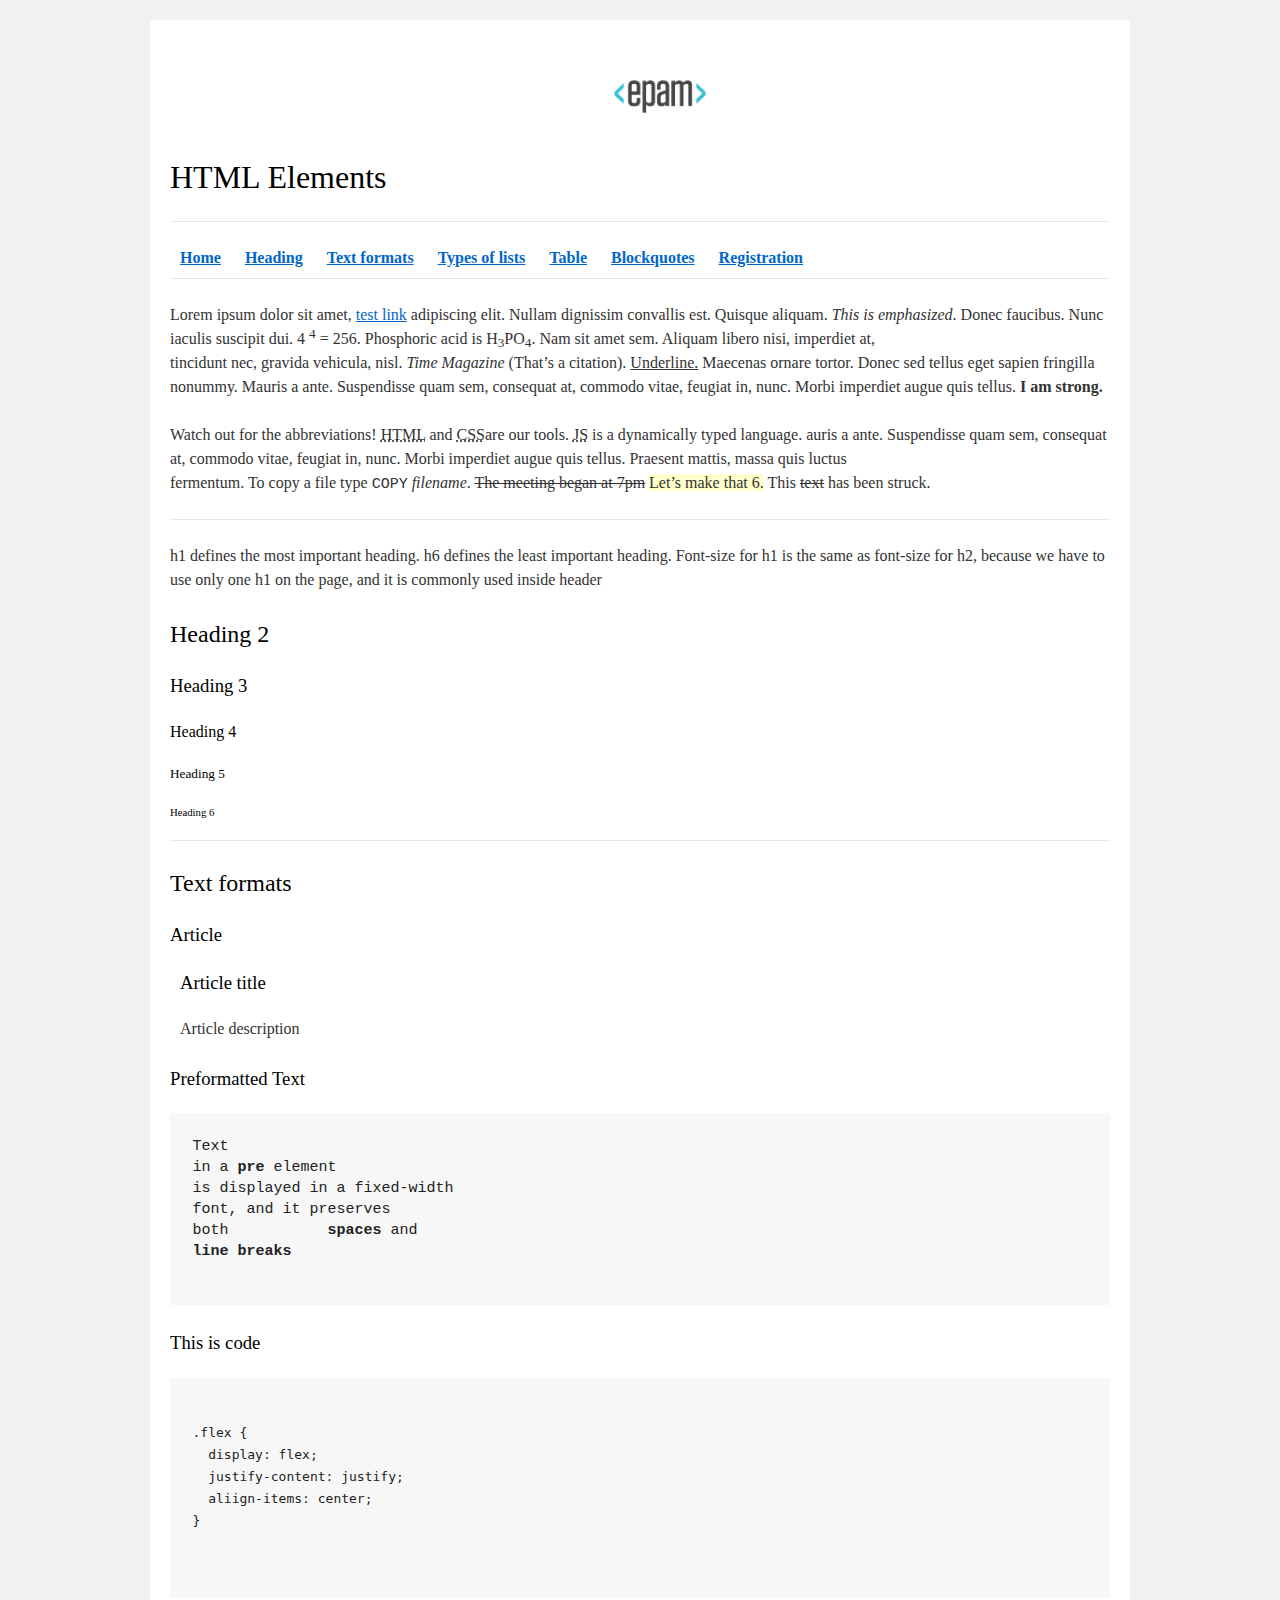
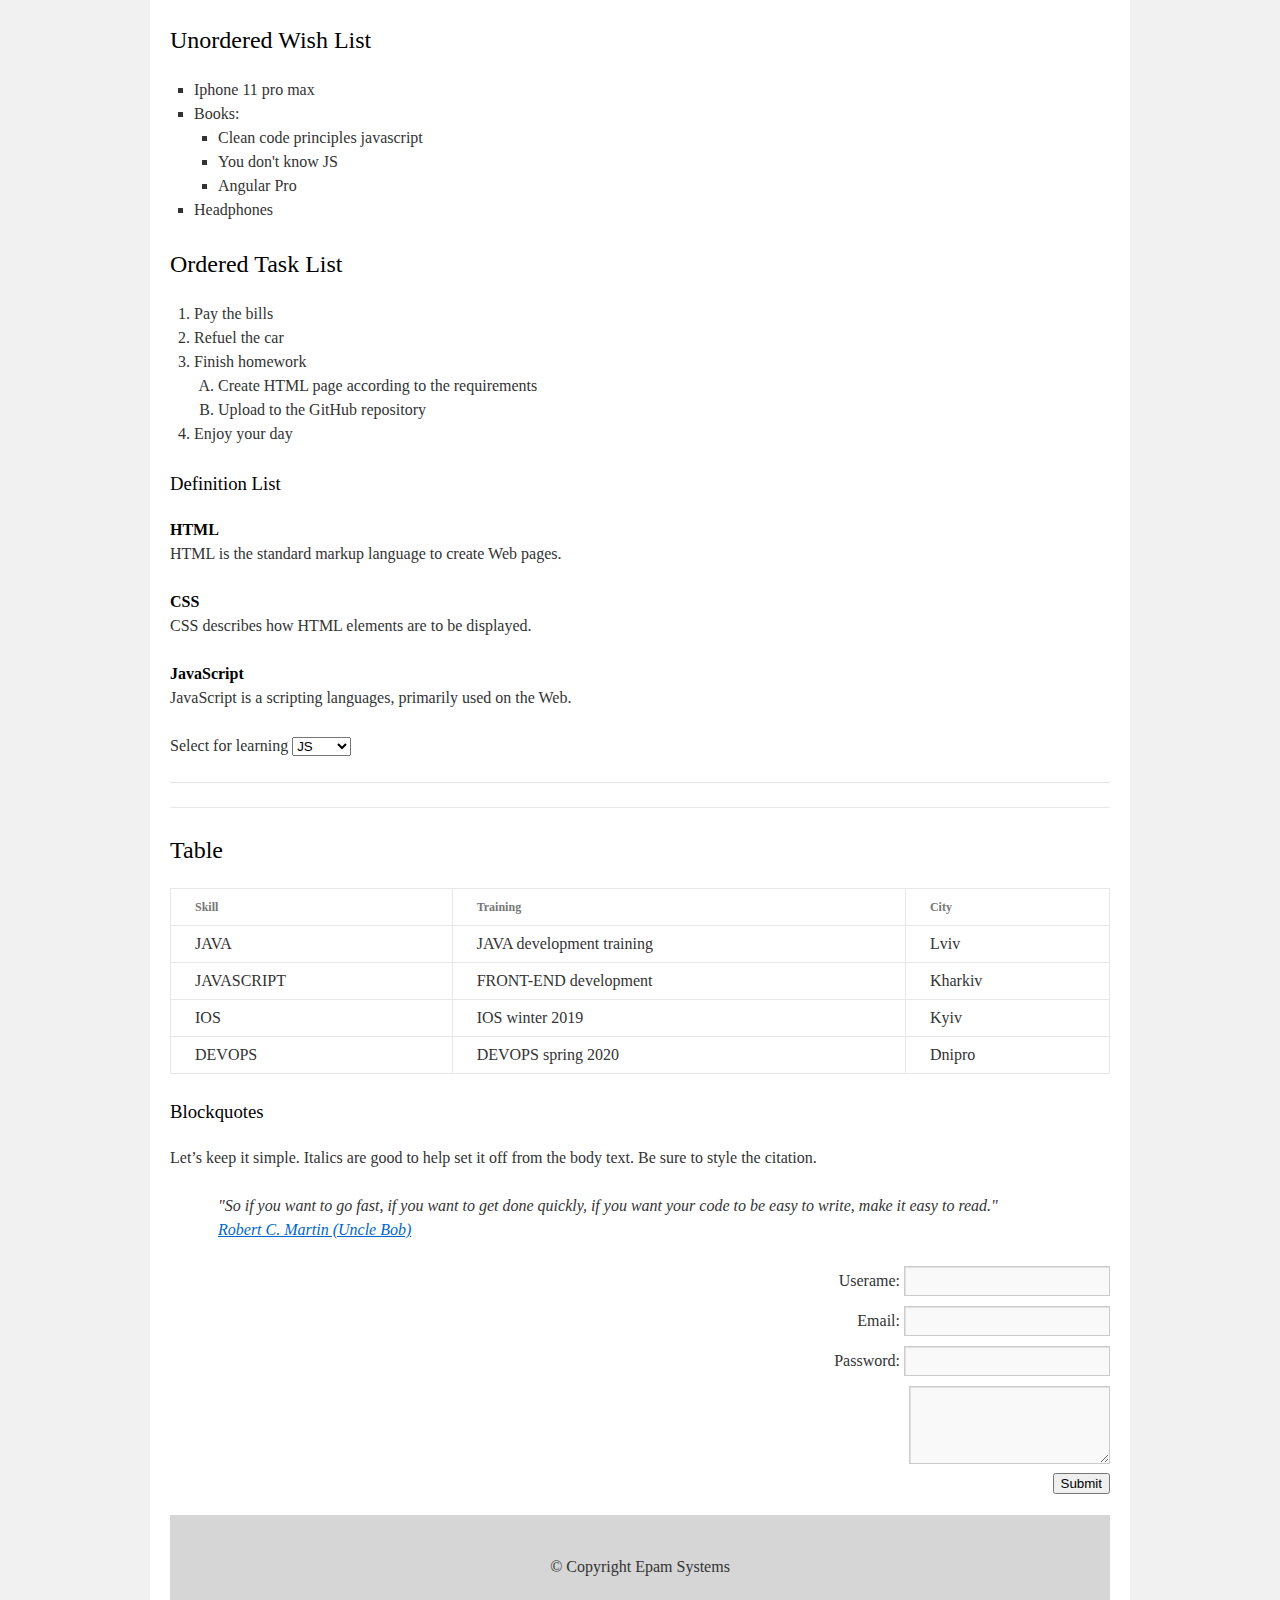
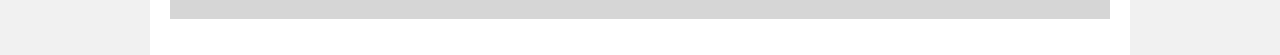
<file: FL12_HW1/homework/index.html>
<!DOCTYPE html>
<html lang="en">

<head>
  <meta charset="utf-8">
  <title>HTML Basics</title>
  <link rel="stylesheet" href="style.css">
</head>

<body>
  <div id="wrapper">
    <div id="main">
      <div id="container">
        <div id="content" role="main">
          <header>
            <img src="logo.png" alt="EPAM logo">
            <h1>HTML Elements</h1>
            <hr>
            <nav>
              <a href="#home"><b>Home</b></a>
              <a href="#heading"><b>Heading</b></a>
              <a href="#textformats"><b>Text formats</b></a>
              <a href="#listtypes"><b>Types of lists</b></a>
              <a href="#table"><b>Table</b></a>
              <a href="#blockquotes"><b>Blockquotes</b></a>
              <a href="#register"><b>Registration</b></a>
            </nav>
          </header>
          <hr>
          <main>
            <section id="home">
              <h2 hidden>Home</h2>
              <p>
                Lorem ipsum dolor sit amet, <a href="#">test link</a> adipiscing elit. Nullam dignissim convallis est. Quisque aliquam. <i>This is emphasized</i>. Donec 
                faucibus. Nunc iaculis suscipit dui. 4 <sup>4</sup> = 256. Phosphoric acid is H<sub>3</sub>PO<sub>4</sub>. Nam sit amet sem. Aliquam libero nisi, imperdiet at,<br>
                tincidunt nec, gravida vehicula, nisl. <cite>Time Magazine</cite> (That’s a citation). <u>Underline.</u> Maecenas ornare tortor. Donec sed tellus eget 
                sapien fringilla nonummy. Mauris a ante. Suspendisse quam sem, consequat at, commodo vitae, feugiat in, nunc. Morbi imperdiet 
                augue quis tellus. <strong>I am strong.</strong>
              </p>
              <p>
                Watch out for the abbreviations! <abbr title="Hyper Text Markup Language">HTML</abbr> and <abbr title="Cascading Style Sheets">CSS</abbr>are our tools.
                <abbr title="JavaScript">JS</abbr> is a dynamically typed language. auris a ante. Suspendisse quam
                sem, consequat at, commodo vitae, feugiat in, nunc. Morbi imperdiet augue quis tellus. Praesent mattis, massa quis luctus <br>
                fermentum. To copy a file type <kbd>COPY</kbd> <i>filename</i>. <del>The meeting began at 7pm</del> <ins>Let’s make that 6.</ins> This <del>text</del> has been struck. 
              </p>
            </section>
            <hr>
            <section id="heading">
              <p>
                h1 defines the most important heading. h6 defines the least important heading. Font-size for h1 is the same as font-size for h2, 
                because we have to use only one h1 on the page, and it is commonly used inside header
              </p>
              <h2>Heading 2</h2>
              <h3>Heading 3</h3>
              <h4>Heading 4</h4>
              <h5>Heading 5</h5>
              <h6>Heading 6</h6>
            </section>
            <hr>
            <section id="textformats">
              <h2>Text formats</h2>
                <section>
                    <h3>Article</h3>
                    <article>
                      <h3>Article title</h3>
                      <p>Article description</p>
                    </article>
                </section>
                <section>
                  <h3>Preformatted Text</h3>
                  <pre>
Text
in a <b>pre</b> element
is displayed in a fixed-width
font, and it preserves
both           <b>spaces</b> and
<b>line breaks</b>
                  </pre>
                </section>
                <section>
                  <h3>This is code</h3>
                  <pre>
                    <code>
.flex {
  display: flex;
  justify-content: justify;
  aliign-items: center;
}
                    </code>
                  </pre>
                </section>

            </section>
            <section id="listtypes">
              <h2 hidden>Types of lists</h2>
              <section>
                  <h2>Unordered Wish List</h2>
                  <ul>
                    <li>Iphone 11 pro max</li>
                    <li>Books:
                      <ul>
                        <li>Clean code principles javascript</li>
                        <li>You don't know JS</li>
                        <li>Angular Pro</li>
                      </ul>
                    </li>
                    <li>Headphones</li>
                  </ul>
                </section>
                <section>
                  <h2>Ordered Task List</h2>
                  <ol>
                    <li>Pay the bills</li>
                    <li>Refuel the car</li>
                    <li>Finish homework
                      <ol type="A">
                        <li>Create HTML page according to the requirements</li>
                        <li>Upload to the GitHub repository</li>
                      </ol>
                    </li>
                    <li>Enjoy your day</li>
                  </ol>
                </section>
                <section>
                  <h3>Definition List</h3>
                  <dl>
                    <dt>HTML</dt>
                    <dd>HTML is the standard markup language to create Web pages.</dd>
                    <dt>CSS</dt>
                    <dd>CSS describes how HTML elements are to be displayed.</dd>
                    <dt>JavaScript</dt>
                    <dd>JavaScript is a scripting languages, primarily used on the Web.</dd>
                  </dl>
                  <section>
                    <h2 hidden>Select wich one</h2>
                    <p>Select for learning
                    <select name="select" id="1">
                      <option value="JS" selected>JS</option>
                      <option value="HTML">HTML</option>
                      <option value="CSS">CSS</option>
                    </select></p>
                  </section>
                </section>
            </section>
            <hr>
            <hr>
            <section id="table">
              <h2>Table</h2>
              <table>
                <thead>
                  <tr>
                    <th>Skill</th>
                    <th>Training</th>
                    <th>City</th>
                  </tr>
                </thead>
                <tbody>
                  <tr>
                    <td>JAVA</td>
                    <td>JAVA development training</td>
                    <td>Lviv</td>
                  </tr>
                  <tr>
                    <td>JAVASCRIPT</td>
                    <td>FRONT-END development</td>
                    <td>Kharkiv</td>
                  </tr>
                  <tr>
                    <td>IOS</td>
                    <td>IOS winter 2019</td>
                    <td>Kyiv</td>
                  </tr>
                  <tr>
                    <td>DEVOPS</td>
                    <td>DEVOPS spring 2020</td>
                    <td>Dnipro</td>
                  </tr>
                </tbody>
              </table>
            </section>
            <section id="blockquotes">
              <h3>Blockquotes</h3>
              <p>
                Let’s keep it simple. Italics are good to help set it off from the body text. Be sure to style the citation.
              </p>
              <blockquote>
                "So if you want to go fast, if you want to get done quickly, if you want your code to be easy to write, make it easy to read."<br>
                <a href="#">Robert C. Martin (Uncle Bob)</a>
              </blockquote>
            </section>
            <br>
            <section id="register">
              <h2 hidden>Registration form</h2>
              <form action="#">
                <label for="userName">
                  Userame:
                  <input type="text" id="userName"><br>
                </label>
                <label for="userEmail">
                  Email:
                  <input type="text" id="userEmail"><br>
                </label>
                <label for="userPassword">
                  Password:
                  <input type="password" name="Passwd" id="userPassword"><br>
                </label>
                <label for="userInfo">
                  <textarea name="text" id="userInfo" cols="20" rows="3"></textarea><br>
                </label>
                <button type="submit">Submit</button>
              </form>
            </section>
            </main>
            <footer>
              <span>&copy; Copyright Epam Systems</span>
            </footer>
        </div>
      </div>
    </div>
  </div>
</body>

</html>
</file>
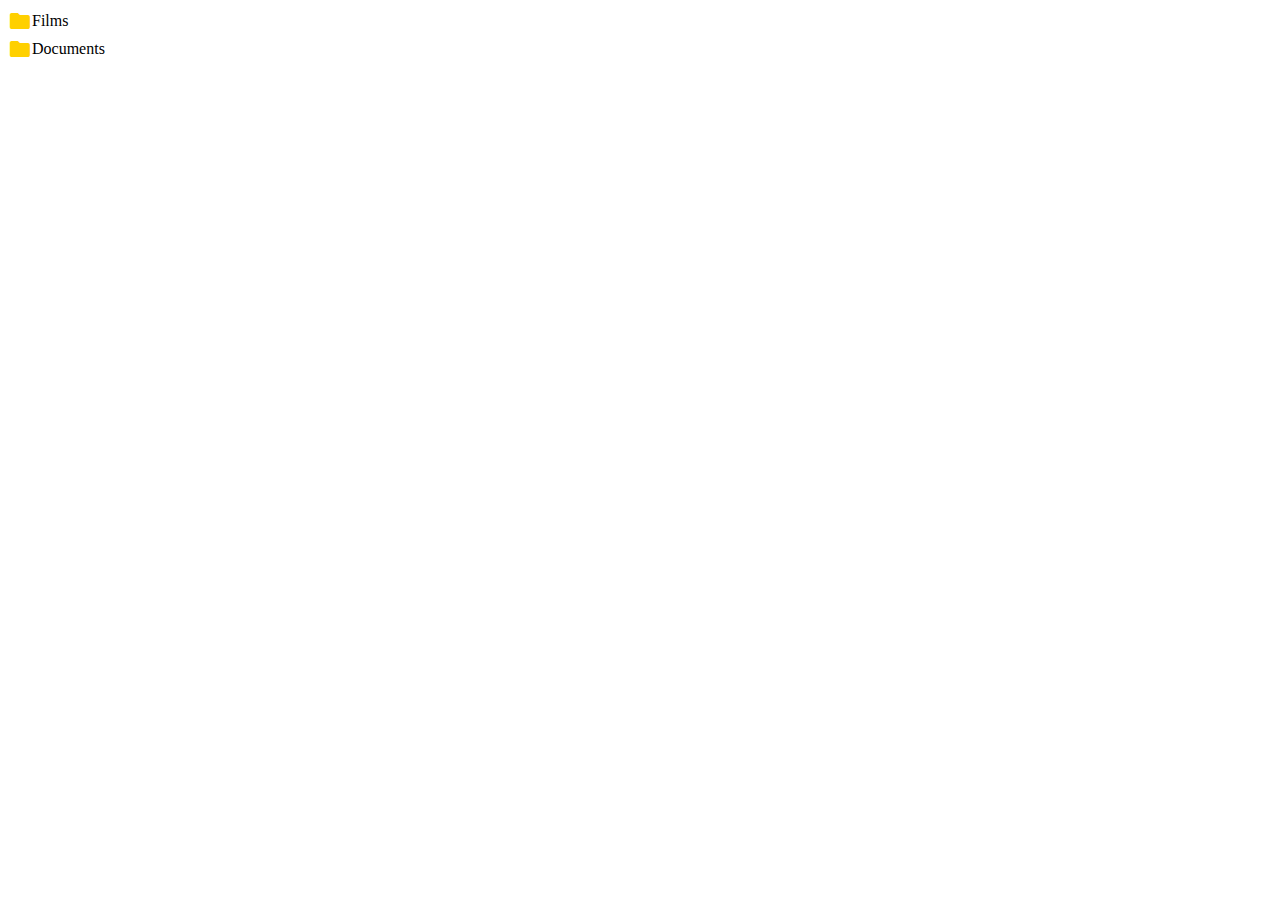
<file: FL12_HW11/homework/index.html>
<!-- DO NOT MODIFY THIS FILE -->
<!DOCTYPE html>
<html lang="en">
<head>
  <meta charset="UTF-8">
  <title>Homework 11 - DOM</title>
  <link rel="stylesheet" href="material-icons/material-icons.css">
  <link rel="stylesheet" href="styles.css">
</head>
<body>
  <div id="root"></div>
  <script src="app.js"></script>
</body>
</html>
</file>
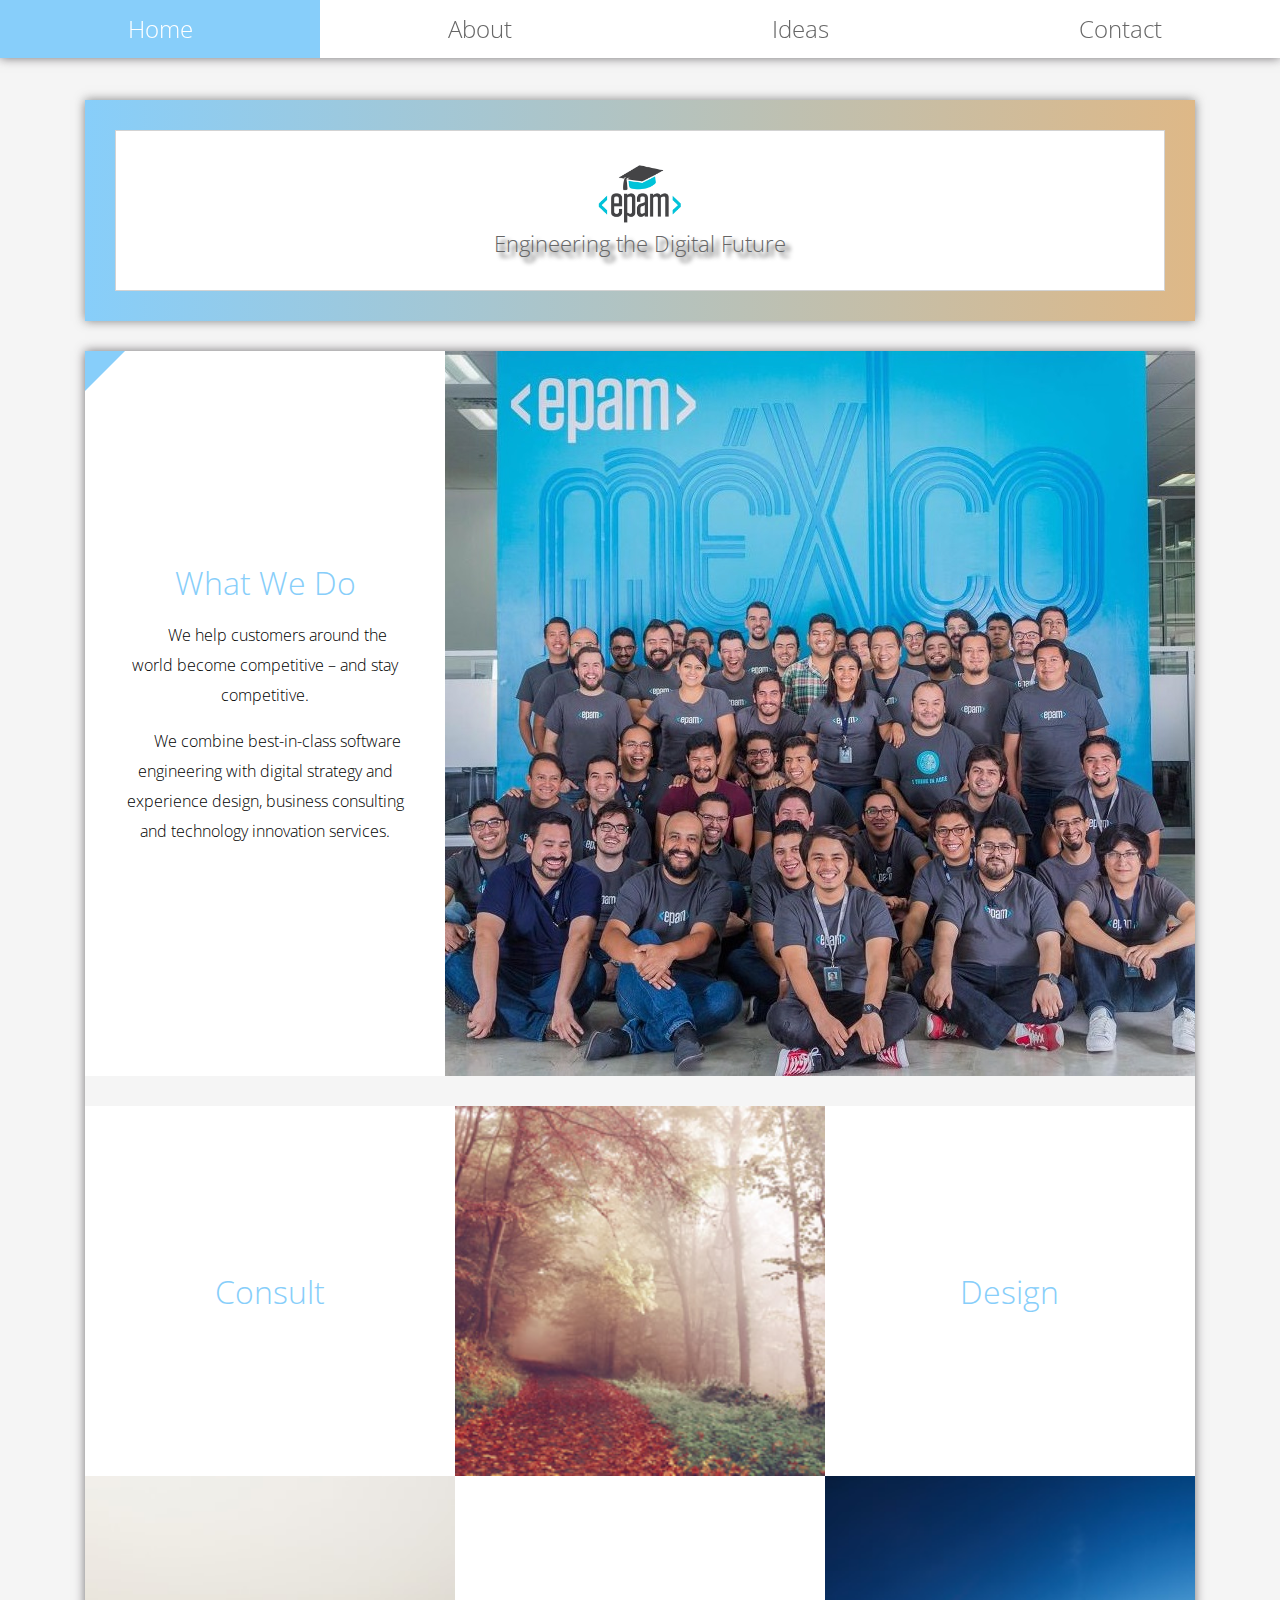
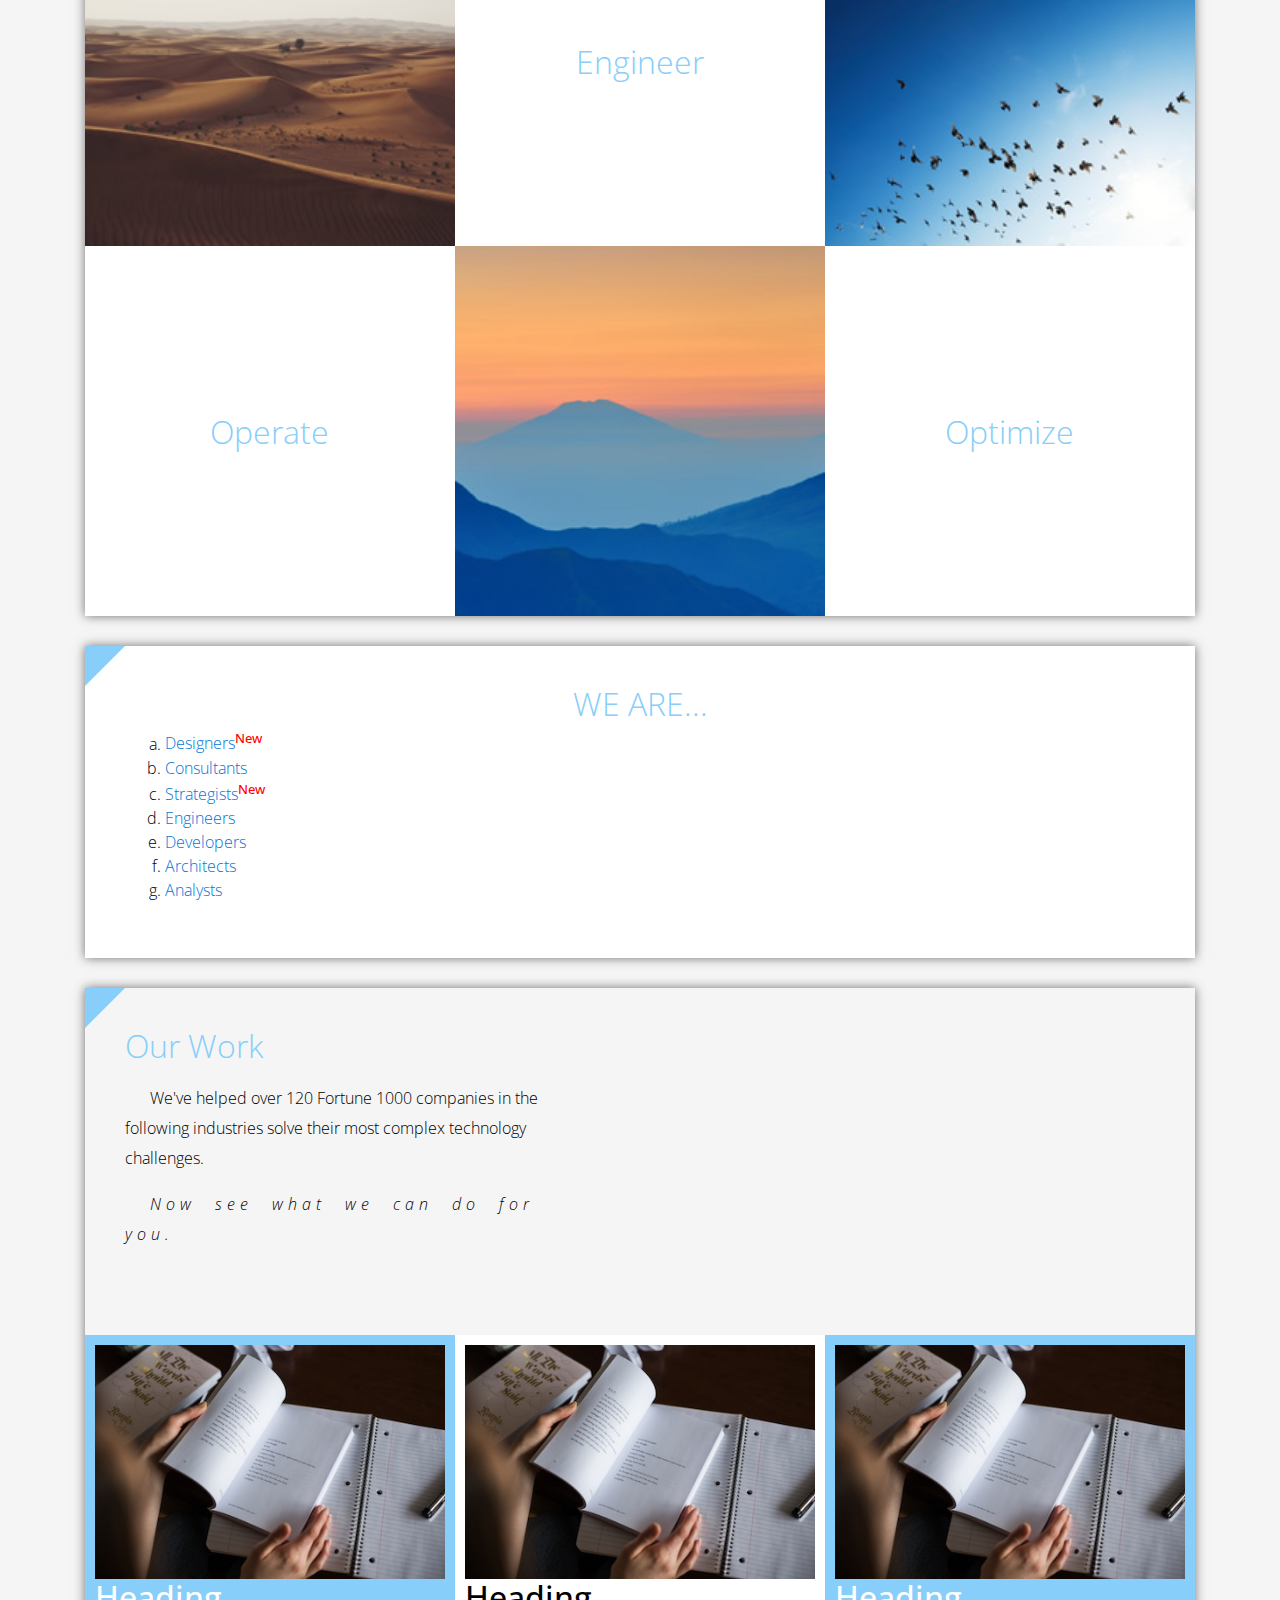
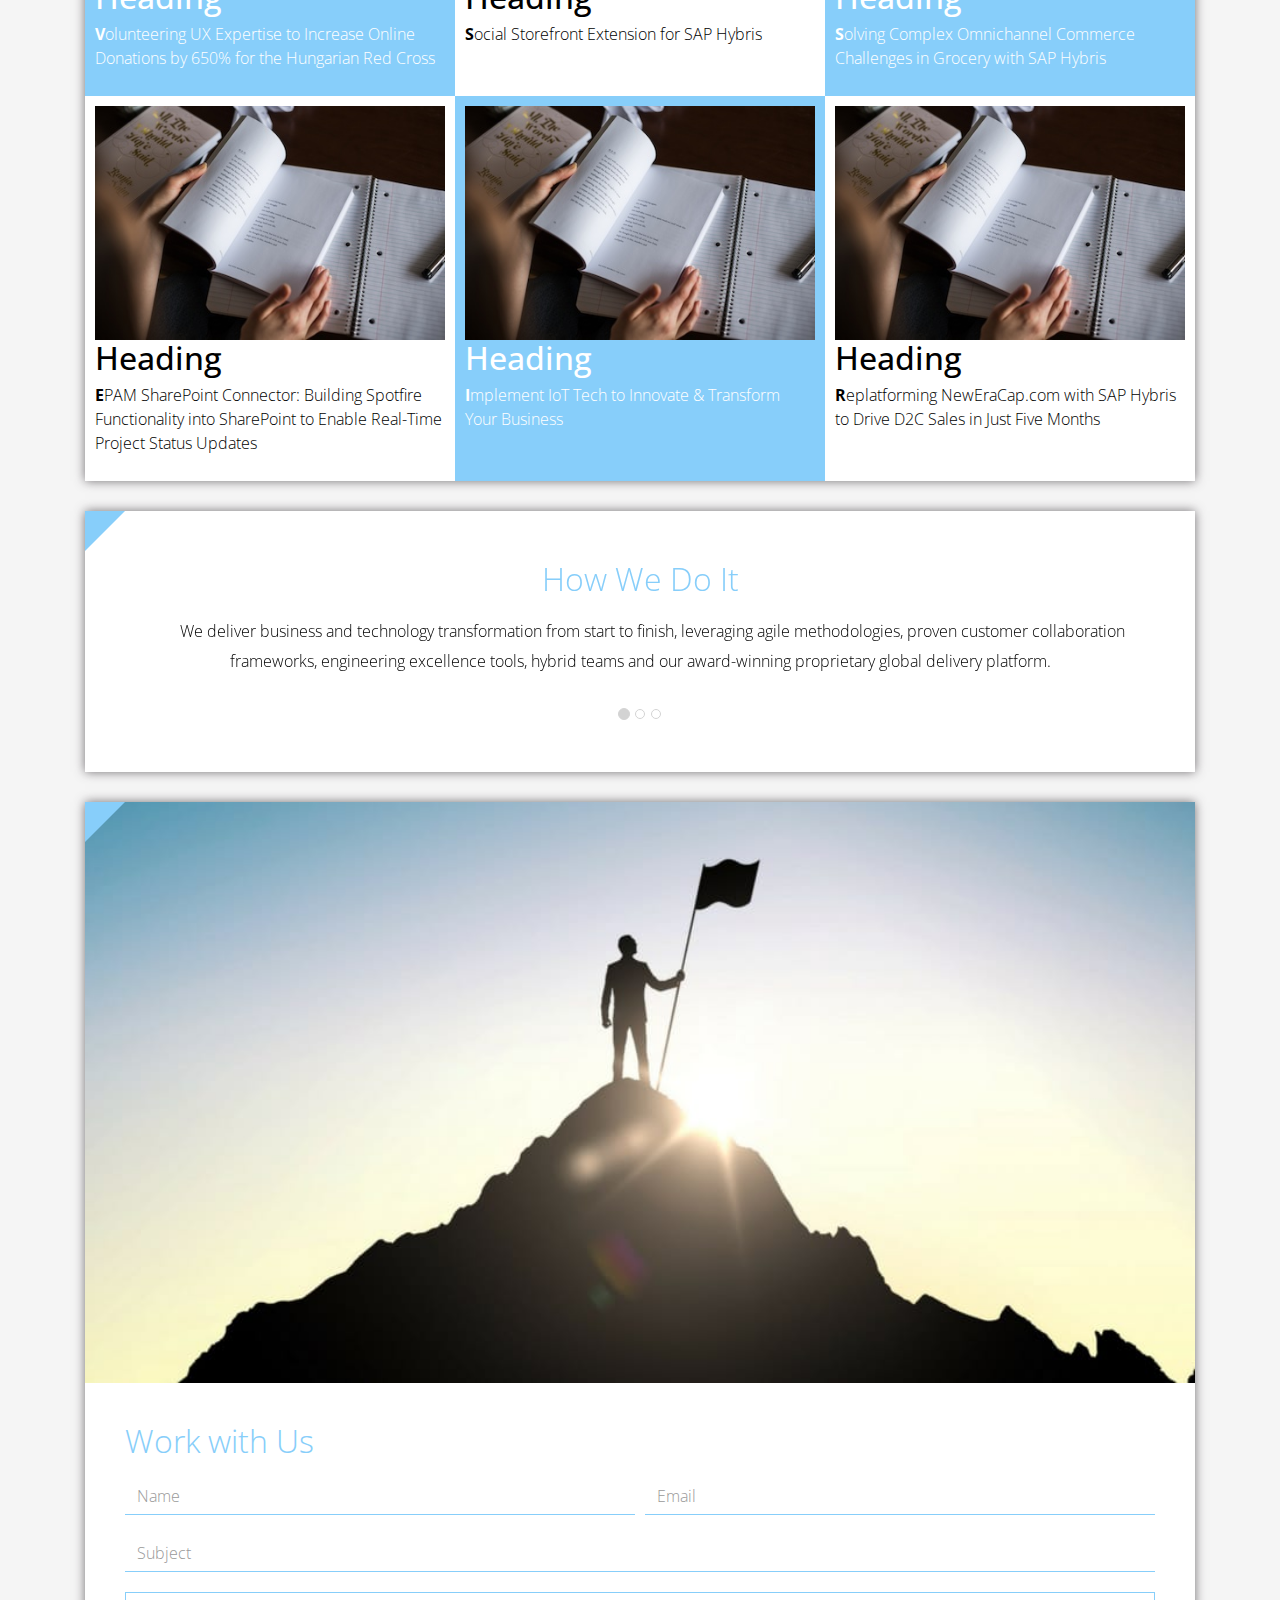
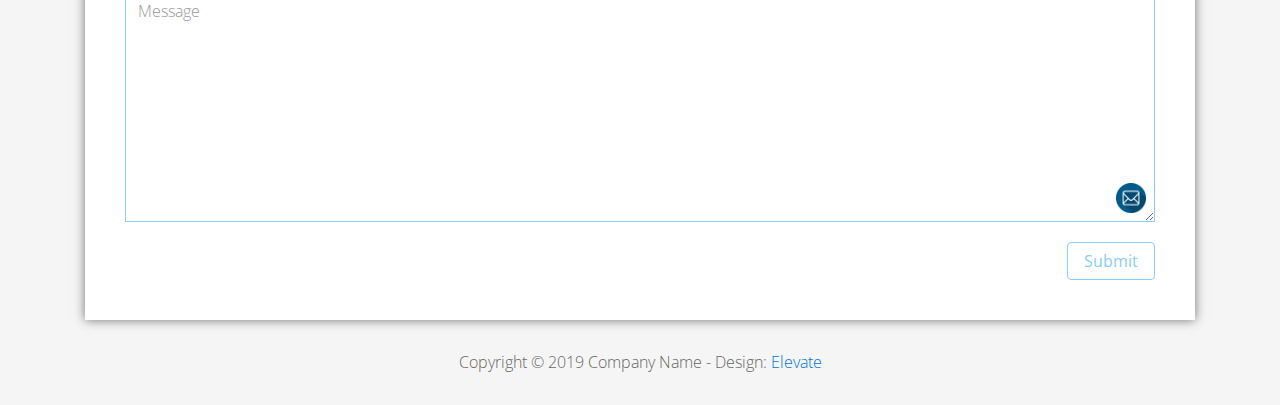
<file: FL12_HW2/homework/index.html>
<!DOCTYPE html>
<html lang="en">
<head>
  <meta charset="utf-8">
  <meta http-equiv="X-UA-Compatible" content="IE=edge">
  <meta name="viewport" content="width=device-width, initial-scale=1">

  <title>CSS Basics HW</title>



  <!-- load stylesheets -->
  <link rel="stylesheet" href="http://fonts.googleapis.com/css?family=Open+Sans:300,400">
  <!-- Google web font "Open Sans" -->
  <link rel="stylesheet" href="css/bootstrap.min.css">
  <!-- Bootstrap style -->
  <link rel="stylesheet" href="css/general.css">
  <link rel="stylesheet" href="css/style.css">
  <!-- Templatemo style -->
</head>

<body>
<div class="container">

  <div class="tm-sidebar">
    <nav class="tm-main-nav">
      <ul>
        <li class="tm-nav-item"><a href="#home" class="tm-nav-item-link">Home</a></li>
        <li class="tm-nav-item"><a href="#about" class="tm-nav-item-link">About</a></li>
        <li class="tm-nav-item"><a href="#ideas" class="tm-nav-item-link">Ideas</a></li>
        <li class="tm-nav-item"><a href="#contact" class="tm-nav-item-link">Contact</a></li>
      </ul>
    </nav>
  </div>

  <div class="tm-main-content">

    <div id="home" class="tm-content-box tm-content-header margin-b-10">
      <div class="tm-banner">
        <div class="tm-banner-inner">
          <img src="img/epam_logo.png" width="100" alt="">
          <p class="tm-banner-text">Engineering the Digital Future</p>
        </div>
      </div>
    </div>

    <section>
      <div class="tm-content-box flex-2-col">

        <div class="padding-medium flex-item tm-team-description-container flex-item">
          <h2 class="tm-section-title">What We Do</h2>
          <p class="tm-section-description">We help customers around the world become competitive – and stay competitive.</p>
          <p class="tm-section-description"> We combine best-in-class software engineering with digital strategy and experience design, business consulting and technology innovation services.</p>
        </div>
        <div class="flex-item tm-team-img">
          <img src="img/epam-mexico.jpg" alt="epam-mexico">
        </div>

      </div>

      <div id="about" class="tm-content-box">

        <ul class="boxes gallery-container">
          <li class="box box-bg">
            <h2 class="tm-section-title tm-section-title-box tm-box-bg-title">Consult</h2>
          </li>
          <li class="box">
            <a href="img/idea-large-01.jpg">
              <img src="img/idea-01.jpg" alt="Image" class="img-fluid thumbnail box-img">
            </a>
          </li>
          <li class="box box-bg">
            <h2 class="tm-section-title tm-section-title-box tm-box-bg-title">Design</h2>
          </li>
          <li class="box">
            <a href="img/idea-large-02.jpg">
              <img src="img/idea-02.jpg" alt="Image" class="img-fluid thumbnail box-img">
            </a>
          </li>
          <li class="box box-bg">
            <h2 class="tm-section-title tm-section-title-box tm-box-bg-title">Engineer</h2>
          </li>
          <li class="box">
            <a href="img/idea-large-03.jpg">
              <img src="img/idea-03.jpg" alt="Image" class="img-fluid thumbnail box-img">
            </a>
          </li>
          <li class="box box-bg">
            <h2 class="tm-section-title tm-section-title-box tm-box-bg-title">Operate</h2>
          </li>
          <li class="box">
            <a href="img/idea-large-04.jpg">
              <img src="img/idea-04.jpg" alt="Image" class="img-fluid thumbnail box-img">
            </a>
          </li>
          <li class="box box-bg">
            <h2 class="tm-section-title tm-section-title-box tm-box-bg-title">Optimize</h2>
          </li>
        </ul>

      </div>

    </section>

    <!-- slider -->
    <section class="heading tm-content-box">
      <div class="padding-medium">
        <h2> WE ARE...</h2>
        <ol>
          <li><a href="index.html" class="text">Designers</a></li>
          <li><a href="index.html">Consultants</a></li>
          <li><a href="#" class="text">Strategists</a></li>
          <li><a href="#">Engineers</a></li>
          <li><a href="#">Developers</a></li>
          <li><a href="#">Architects</a></li>
          <li><a href="#">Analysts</a></li>
        </ol>
      </div>
    </section>

    <section class="blocks">
      <div class="padding-medium flex-item tm-team-description-container">
        <h2 class="tm-section-title">Our Work</h2>
        <p class="tm-section-description">We've helped over 120 Fortune 1000 companies in the following industries solve their most complex technology challenges. </p>
        <p class="tm-section-description"> Now see what we can do for you.</p>
      </div>
      <div class="tm-content-box flex-2-col">
      </div>
      <div  class="tm-content-box">
        <ul class="boxes gallery-container">
          <li class="box box-work">
            <img src="img/study.jpeg" alt="Image" class="img-fluid">
            <div>
              <h2>Heading</h2>
              <p>Volunteering UX Expertise to Increase Online Donations by 650% for the Hungarian Red Cross</p>
            </div>
          </li>
          <li class="box box-work">
            <img src="img/study.jpeg" alt="Image" class="img-fluid">
            <div>
              <h2>Heading</h2>
              <p>Social Storefront Extension for SAP Hybris</p>
            </div>
          </li>
          <li class="box box-work">
            <img src="img/study.jpeg" alt="Image" class="img-fluid">
            <div>
              <h2>Heading</h2>
              <p>Solving Complex Omnichannel Commerce Challenges in Grocery with SAP Hybris</p>
            </div>
          </li>
          <li class="box box-work">
            <img src="img/study.jpeg" alt="Image" class="img-fluid">
            <div>
              <h2>Heading</h2>
              <p>EPAM SharePoint Connector: Building Spotfire Functionality into SharePoint to Enable Real-Time Project Status Updates</p>
            </div>
          </li>
          <li class="box box-work">
            <img src="img/study.jpeg" alt="Image" class="img-fluid">
            <div>
              <h2>Heading</h2>
              <p>Implement IoT Tech to Innovate &amp; Transform Your Business</p>
            </div>
          </li>
          <li class="box box-work">
            <img src="img/study.jpeg" alt="Image" class="img-fluid">
            <div>
              <h2>Heading</h2>
              <p>Replatforming NewEraCap.com with SAP Hybris to Drive D2C Sales in Just Five Months</p>
            </div>
          </li>
        </ul>

      </div>
    </section>

    <section id="ideas">
      <div id="tmCarousel" class="carousel slide tm-content-box" data-ride="carousel">

        <ol class="carousel-indicators">
          <li data-target="#tmCarousel" data-slide-to="0" class="active"></li>
          <li data-target="#tmCarousel" data-slide-to="1" class=""></li>
          <li data-target="#tmCarousel" data-slide-to="2" class=""></li>
        </ol>

        <div class="carousel-inner" role="listbox">

          <div class="carousel-item active">
            <div class="carousel-content">
              <div class="flex-item">
                <h2 class="tm-section-title">How We Do It</h2>
                <p class="tm-section-description carousel-description">We deliver business and technology transformation from start to finish, leveraging agile methodologies, proven customer collaboration frameworks, engineering excellence tools, hybrid teams and our award-winning proprietary global delivery platform.</p>
              </div>
            </div>
          </div>

          <div class="carousel-item">
            <div class="carousel-content">
              <div class="flex-item">
                <h2 class="tm-section-title">Our Clients</h2>
                <p class="tm-section-description carousel-description">Lorem ipsum dolor sit amet,
                  consectetur adipiscing elit. Quisque vel nisi pharetra nibh varius pharetra ac
                  sagittis nisi. Etiam pharetra vestibulum hendrerit. Pellentesque interdum metus
                  sed massa rutrum.</p>
              </div>
            </div>
          </div>

          <div class="carousel-item">
            <div class="carousel-content">
              <div class="flex-item">
                <h2 class="tm-section-title">Our Projects</h2>
                <p class="tm-section-description carousel-description">Donec ex libero, fringilla
                  vitae purus sit amet, rhoncus pharetra lorem. Pellentesque id sem id lacus
                  ultricies vehicula. Aliquam rutrum mi non. Pellentesque interdum metus sed massa
                  rutrum.</p>
              </div>
            </div>
          </div>

        </div>

      </div>
    </section>

    <section class="tm-content-box">
      <img src="img/contact-us.jpg" alt="Contact image" class="img-fluid img-contact-us">

      <div id="contact" class="padding-medium">
        <h2 class="tm-section-title">Work with Us</h2>
        <form action="#contact" method="get" class="contact-form">

          <div class="form-group col-xs-12 col-sm-12 col-md-6 col-lg-6 form-group-2-col-left">
            <input type="text" id="contact_name" name="contact_name" class="form-control"
                   placeholder="Name" required/>
          </div>
          <div class="form-group col-xs-12 col-sm-12 col-md-6 col-lg-6 form-group-2-col-right mandatory-field">
            <input type="email" id="contact_email" name="contact_email" class="form-control"
                   placeholder="Email" required/>
          </div>
          <div class="form-group">
            <input type="text" id="contact_subject" name="contact_subject" class="form-control"
                   placeholder="Subject" required/>
          </div>
          <div class="form-group">
            <textarea id="contact_message" name="contact_message" class="form-control" rows="9"
                      placeholder="Message" required></textarea>
          </div>

          <button type="submit" class="btn btn-primary submit-btn">Submit</button>

        </form>
      </div>
    </section>

    <footer class="tm-footer">
      <p class="text-xs-center">Copyright &copy; 2019 Company Name

        - Design: <a rel="nofollow" href="http://www.templatemo.com/tm-481-elevate"
                     target="_parent">Elevate</a></p>
    </footer>

  </div>

</div>

</body>
</html>
</file>
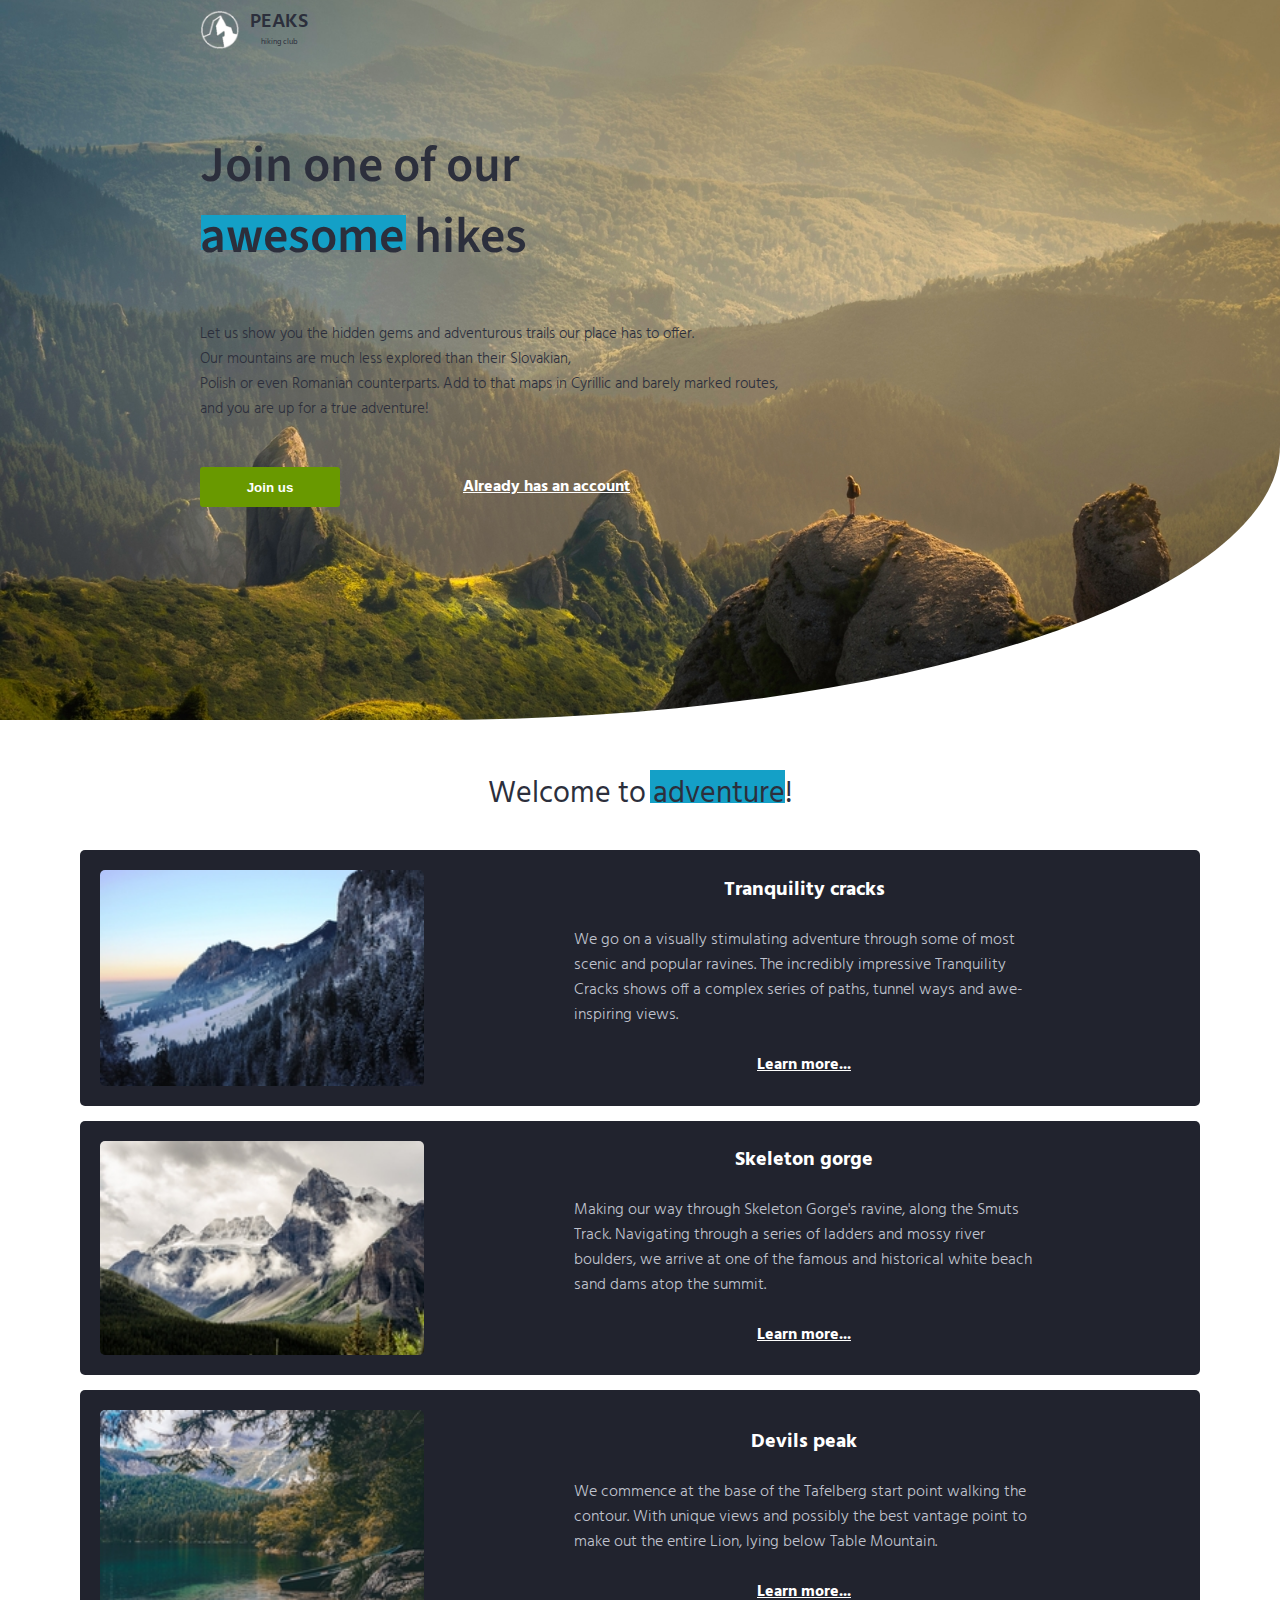
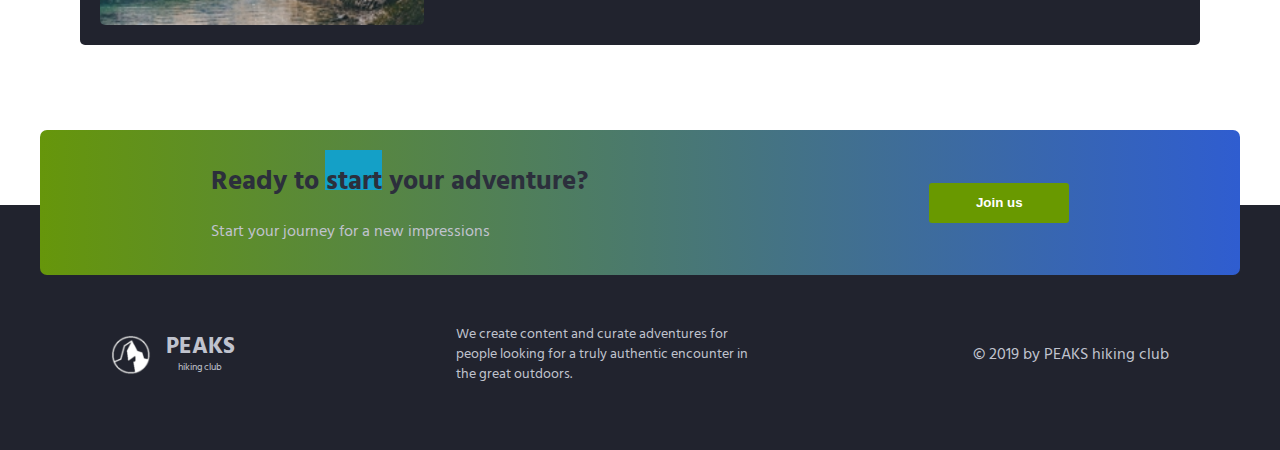
<file: FL12_HW3/homework/index.html>
<!DOCTYPE html>
<html lang="en">

<head>
    <meta charset="UTF-8">
    <meta name="viewport" content="width=device-width, initial-scale=1.0">
    <meta http-equiv="X-UA-Compatible" content="ie=edge">
    <link href="https://fonts.googleapis.com/css?family=Hind:400,600%7CSource+Sans+Pro:400,600,700%7CFresca"
          rel="stylesheet"/>

    <!-- Styles should be switched here: -->

    <link rel="stylesheet" type="text/css" href="css/style1.css">
    <!-- <link rel="stylesheet" type="text/css" href="css/style2.css"> -->

    <title>PEAKS hiking club</title>
</head>

<body>
<header class="header">
    <div class="header-wrap">
        <div class="landing-logo">
            <img src="img/m-logo.png" alt="logo"/>
            <p>PEAKS<span>hiking club</span></p>
        </div>
        <p class="header_heading">
            Join one of our awesome hikes
        </p>
        <p class="header_text">
            Let us show you the hidden gems and adventurous trails our place has to offer.
            Our mountains are much less explored than their Slovakian,
            Polish or even Romanian counterparts. Add to that maps in Cyrillic and barely marked routes,
            and you are up for a true adventure!
        </p>
        <div>
            <button class="header_button">Join us</button>
            <a href="#" class="login">Already has an account</a>
        </div>
    </div>
</header>
<main class="section">
    <p class="section_text">
        Welcome to adventure!
    </p>
    <div class="section_card_wrap">
        <div class="section_card">
            <img class="section_card_img"
                 src="img/m-1.jpg"
                 alt="experts"/>
            <div class="section_card_right_container">
                <p class="section_card_heading">
                    Tranquility cracks
                </p>
                <p class="section_card_text">
                    We go on a visually stimulating adventure through some of most scenic and popular ravines.
                    The incredibly impressive Tranquility Cracks shows off a complex series of paths, tunnel ways and
                    awe-inspiring views.
                </p>
                <a href="#" class="section_link">Learn more...</a>
            </div>
        </div>
        <div class="section_card">
            <img class="section_card_img"
                 src="img/m-2.jpg"
                 alt="content formats"/>
            <div class="section_card_right_container">
                <p class="section_card_heading">
                    Skeleton gorge
                </p>
                <p class="section_card_text">
                    Making our way through Skeleton Gorge's ravine, along the Smuts Track.
                    Navigating through a series of ladders and mossy river boulders, we arrive at one of the famous and
                    historical white beach sand dams atop the summit.
                </p>
                <a href="#" class="section_link">Learn more...</a>
            </div>
        </div>
        <div class="section_card">
            <img class="section_card_img"
                 src="img/m-3.jpg"
                 alt="certificate"/>
            <div class="section_card_right_container">
                <p class="section_card_heading">
                    Devils peak
                </p>
                <p class="section_card_text">
                    We commence at the base of the Tafelberg start point walking the contour.
                    With unique views and possibly the best vantage point to make out the entire Lion, lying below Table
                    Mountain.
                </p>
                <a href="#" class="section_link">Learn more...</a>
            </div>
        </div>
    </div>
    <div class="section_banner">
        <div class="section_banner_text_wrap">
            <p class="section_banner_heading">
                Ready to start your adventure?
            </p>
            <p class="section_banner_text">
                Start your journey for a new impressions
            </p>
        </div>
        <button class="section_banner_button">Join us</button>
    </div>
</main>
<footer class="footer">
    <div class="footer-wrap">
        <div class="footer_logo landing-logo">
            <img src="img/m-logo.png" alt="logo"/>
            <p>PEAKS<span>hiking club</span></p>
        </div>
        <p class="footer_text">
            We create content and curate adventures for people looking for a truly authentic encounter in the great
            outdoors.
        </p>
        <span class="footer-cr">
          &copy; 2019 by PEAKS hiking club
        </span>
    </div>
</footer>
</body>

</html>
</file>
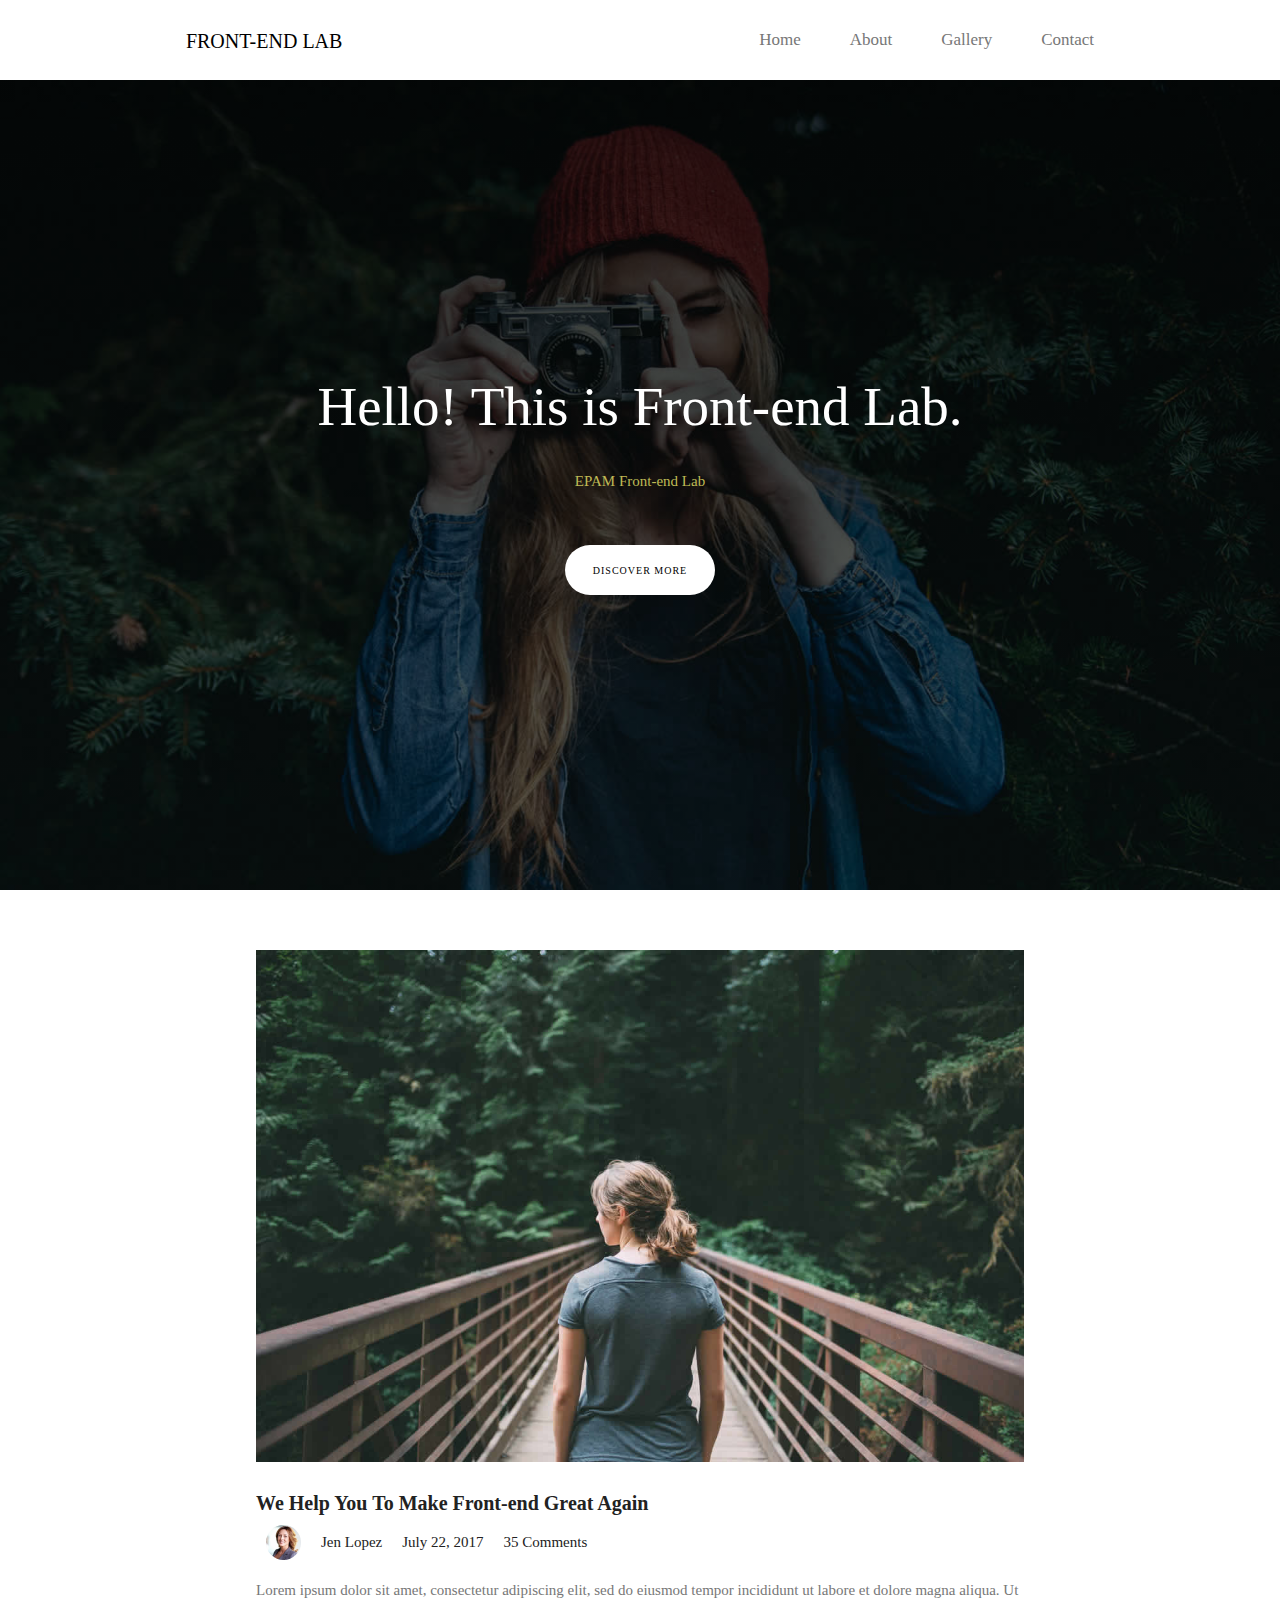
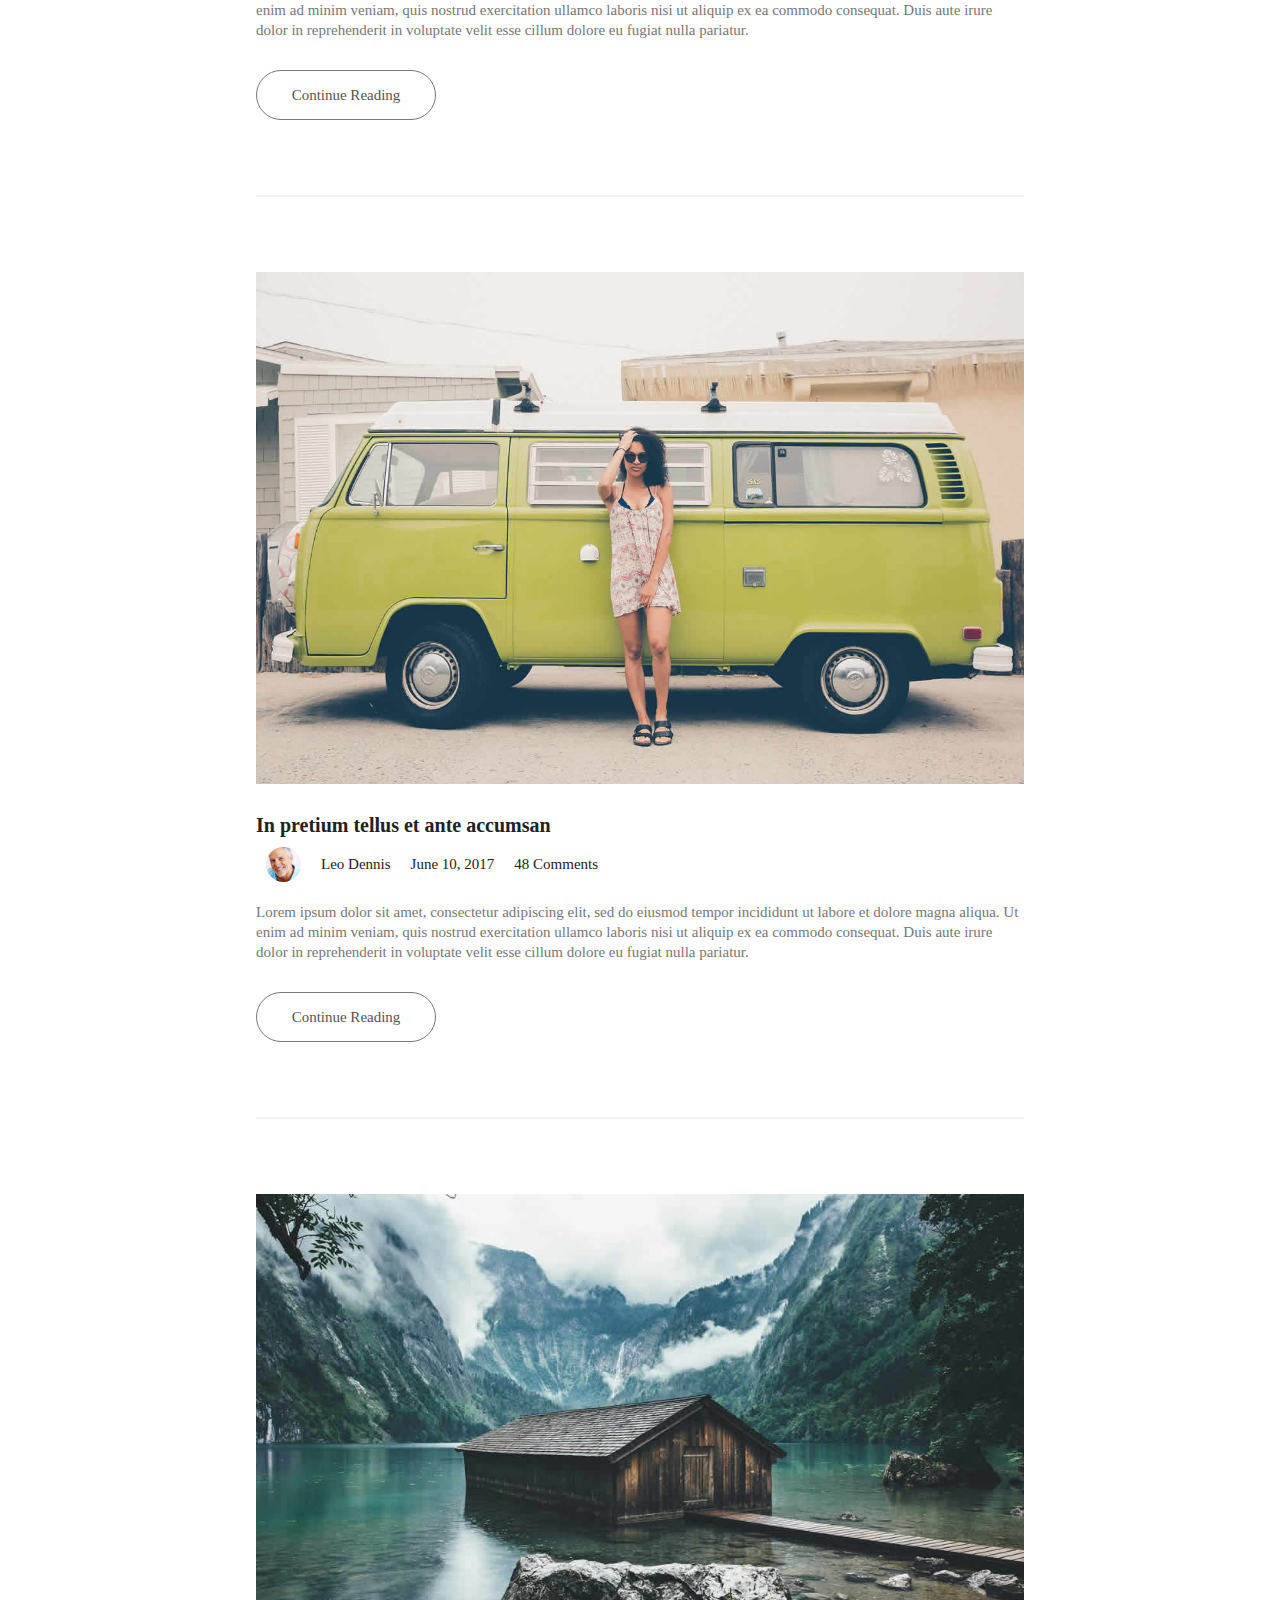
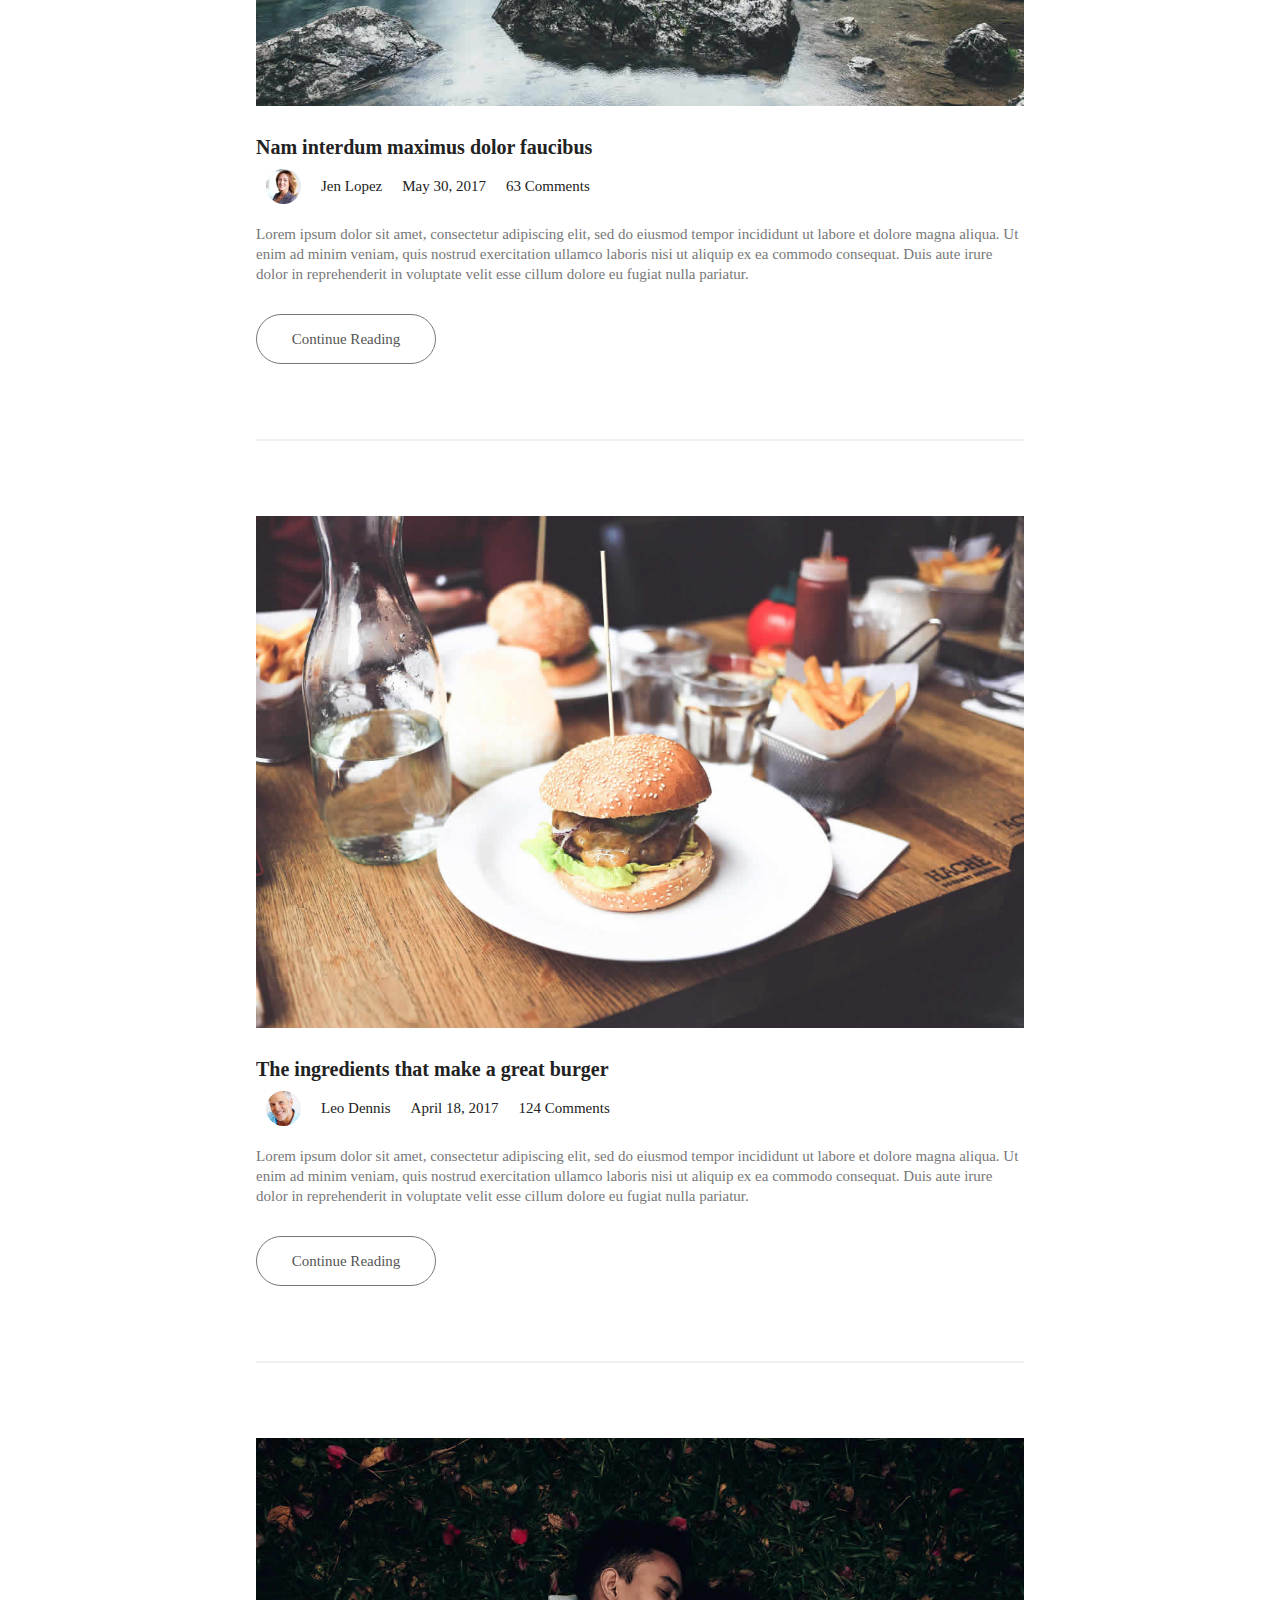
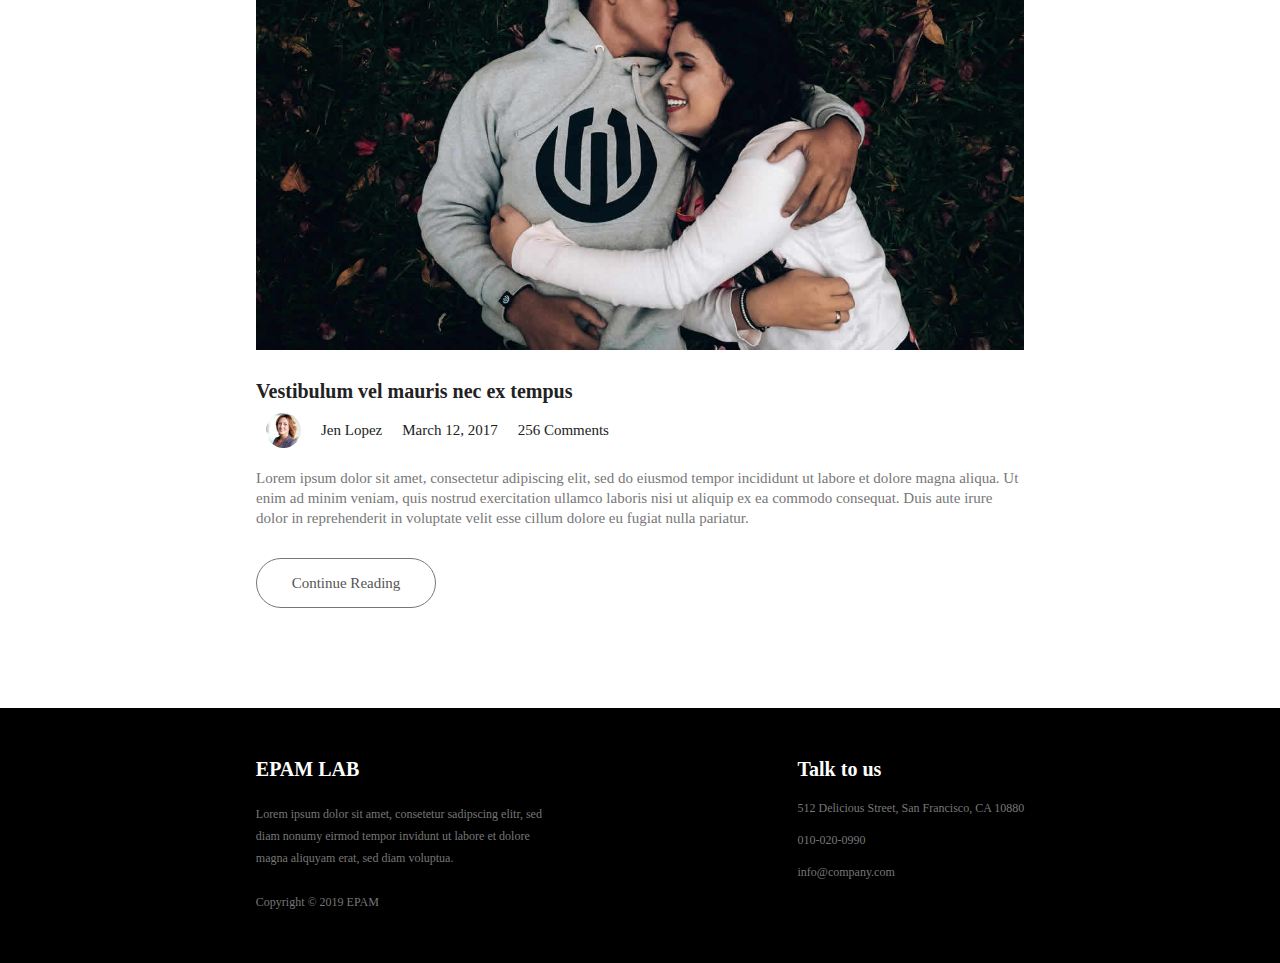
<file: FL12_HW4/homework/index.html>
<!DOCTYPE html>
<html lang="zxx">
<head>
	<meta charset="UTF-8">
	<meta http-equiv="X-UA-Compatible" content="ie=edge">
	<title>Front-end Lab</title>
	<link rel="stylesheet" href="./css/style.css">
</head>
<body>
  <header class="header">
    <div class="header-wrap">
      <div class="main-name">
        <span class="main-name-text">Front-end Lab</span>
    </div>
      <nav>
        <ul class="nav-panel">
          <li><a href="#">Home</a></li>
          <li><a href="#">About</a></li>
          <li><a href="#">Gallery</a></li>
          <li><a href="#">Contact</a></li>
        </ul>
      </nav>
    </div>
    <section class="greet">
      <h2 hidden>Hero section</h2>
      <div class="section-wrap">
        <span class="title-gret">Hello! This is Front-end Lab.</span>
        <span class="title-desc">EPAM Front-end Lab</span>
        <div class="btn dsc-btn"><span><a href="#states">Discover More</a></span></div>
      </div>
    </section>
  </header>
  <main>
    <section class="states" id="states">
      <h2 hidden>States section</h2>
      <article class="record">
        <div class="wrap">
          <img src="./img/blog-image1.jpg" alt="blog-image1">
          <h2>We Help You To Make Front-end Great Again</h2>
          <div class="post-info">
            <img src="./img/author-image1.jpg" alt="author-logo">
            <span>Jen Lopez</span>
            <span>July 22, 2017</span>
            <span>35 Comments</span>
          </div>
          <p>
            Lorem ipsum dolor sit amet, consectetur adipiscing elit, sed do eiusmod tempor incididunt ut labore et dolore magna aliqua. Ut 
            enim ad minim veniam, quis nostrud exercitation ullamco laboris nisi ut aliquip ex ea commodo consequat. Duis aute irure dolor in reprehenderit in 
            voluptate velit esse cillum dolore eu fugiat nulla pariatur.
          </p>
          <div class="btn cnt-btn">
            <span>Continue Reading</span>
          </div>
        </div>
      </article>
      <article class="record">
        <div class="wrap">
          <img src="./img/blog-image2.jpg" alt="blog-image2">
          <h2>In pretium tellus et ante accumsan</h2>
          <div class="post-info">
            <img src="./img/author-image2.jpg" alt="author-logo">
            <span>Leo Dennis</span>
            <span>June 10, 2017</span>
            <span>48 Comments</span>
          </div>
          <p>
            Lorem ipsum dolor sit amet, consectetur adipiscing elit, sed do eiusmod tempor incididunt ut labore et dolore magna aliqua. Ut 
            enim ad minim veniam, quis nostrud exercitation ullamco laboris nisi ut aliquip ex ea commodo consequat. Duis aute irure dolor in reprehenderit in 
            voluptate velit esse cillum dolore eu fugiat nulla pariatur.
          </p>
          <div class="btn cnt-btn">
            <span>Continue Reading</span>
          </div>
        </div>
      </article>
      <article class="record">
        <div class="wrap">
          <img src="./img/blog-image3.jpg" alt="blog-image2">
          <h2>Nam interdum maximus dolor faucibus</h2>
          <div class="post-info">
            <img src="./img/author-image1.jpg" alt="author-logo">
            <span>Jen Lopez</span>
            <span>May 30, 2017</span>
            <span>63 Comments</span>
          </div>
          <p>
            Lorem ipsum dolor sit amet, consectetur adipiscing elit, sed do eiusmod tempor incididunt ut labore et dolore magna aliqua. Ut 
            enim ad minim veniam, quis nostrud exercitation ullamco laboris nisi ut aliquip ex ea commodo consequat. Duis aute irure dolor in reprehenderit in 
            voluptate velit esse cillum dolore eu fugiat nulla pariatur.
          </p>
          <div class="btn cnt-btn">
            <span>Continue Reading</span>
          </div>
        </div>
      </article>
      <article class="record">
        <div class="wrap">
          <img src="./img/blog-image4.jpg" alt="blog-image2">
          <h2>The ingredients that make a great burger</h2>
          <div class="post-info">
            <img src="./img/author-image2.jpg" alt="author-logo">
            <span>Leo Dennis</span>
            <span>April 18, 2017</span>
            <span>124 Comments</span>
          </div>
          <p>
            Lorem ipsum dolor sit amet, consectetur adipiscing elit, sed do eiusmod tempor incididunt ut labore et dolore magna aliqua. Ut 
            enim ad minim veniam, quis nostrud exercitation ullamco laboris nisi ut aliquip ex ea commodo consequat. Duis aute irure dolor in reprehenderit in 
            voluptate velit esse cillum dolore eu fugiat nulla pariatur.
          </p>
          <div class="btn cnt-btn">
            <span>Continue Reading</span>
          </div>
        </div>
      </article>
      <article class="record">
        <div class="wrap">
          <img src="./img/blog-image5.jpg" alt="blog-image2">
          <h2>Vestibulum vel mauris nec ex tempus</h2>
          <div class="post-info">
            <img src="./img/author-image1.jpg" alt="author-logo">
            <span>Jen Lopez</span>
            <span>March 12, 2017</span>
            <span>256 Comments</span>
          </div>
          <p>
            Lorem ipsum dolor sit amet, consectetur adipiscing elit, sed do eiusmod tempor incididunt ut labore et dolore magna aliqua. Ut 
            enim ad minim veniam, quis nostrud exercitation ullamco laboris nisi ut aliquip ex ea commodo consequat. Duis aute irure dolor in reprehenderit in 
            voluptate velit esse cillum dolore eu fugiat nulla pariatur.
          </p>
          <div class="btn cnt-btn">
            <span>Continue Reading</span>
          </div>
        </div>
      </article>
    </section>
  </main>
  <footer class="footer">
    <div class="dc">
      <h2>EPAM LAB</h2>
      <p>
        Lorem ipsum dolor sit amet, consetetur sadipscing elitr, sed 
        diam nonumy eirmod tempor invidunt ut labore et dolore 
        magna aliquyam erat, sed diam voluptua.

        <span>Copyright &copy; 2019 EPAM</span>
      </p>      
    </div>
    <div class="dc">
      <h2>Talk to us</h2>
      <p class="cont">
        <span>512 Delicious Street, San Francisco, CA 10880</span>
        <span>010-020-0990</span>
        <span>info@company.com</span>
      </p>
    </div>
  </footer>
</body>
</html>
</file>
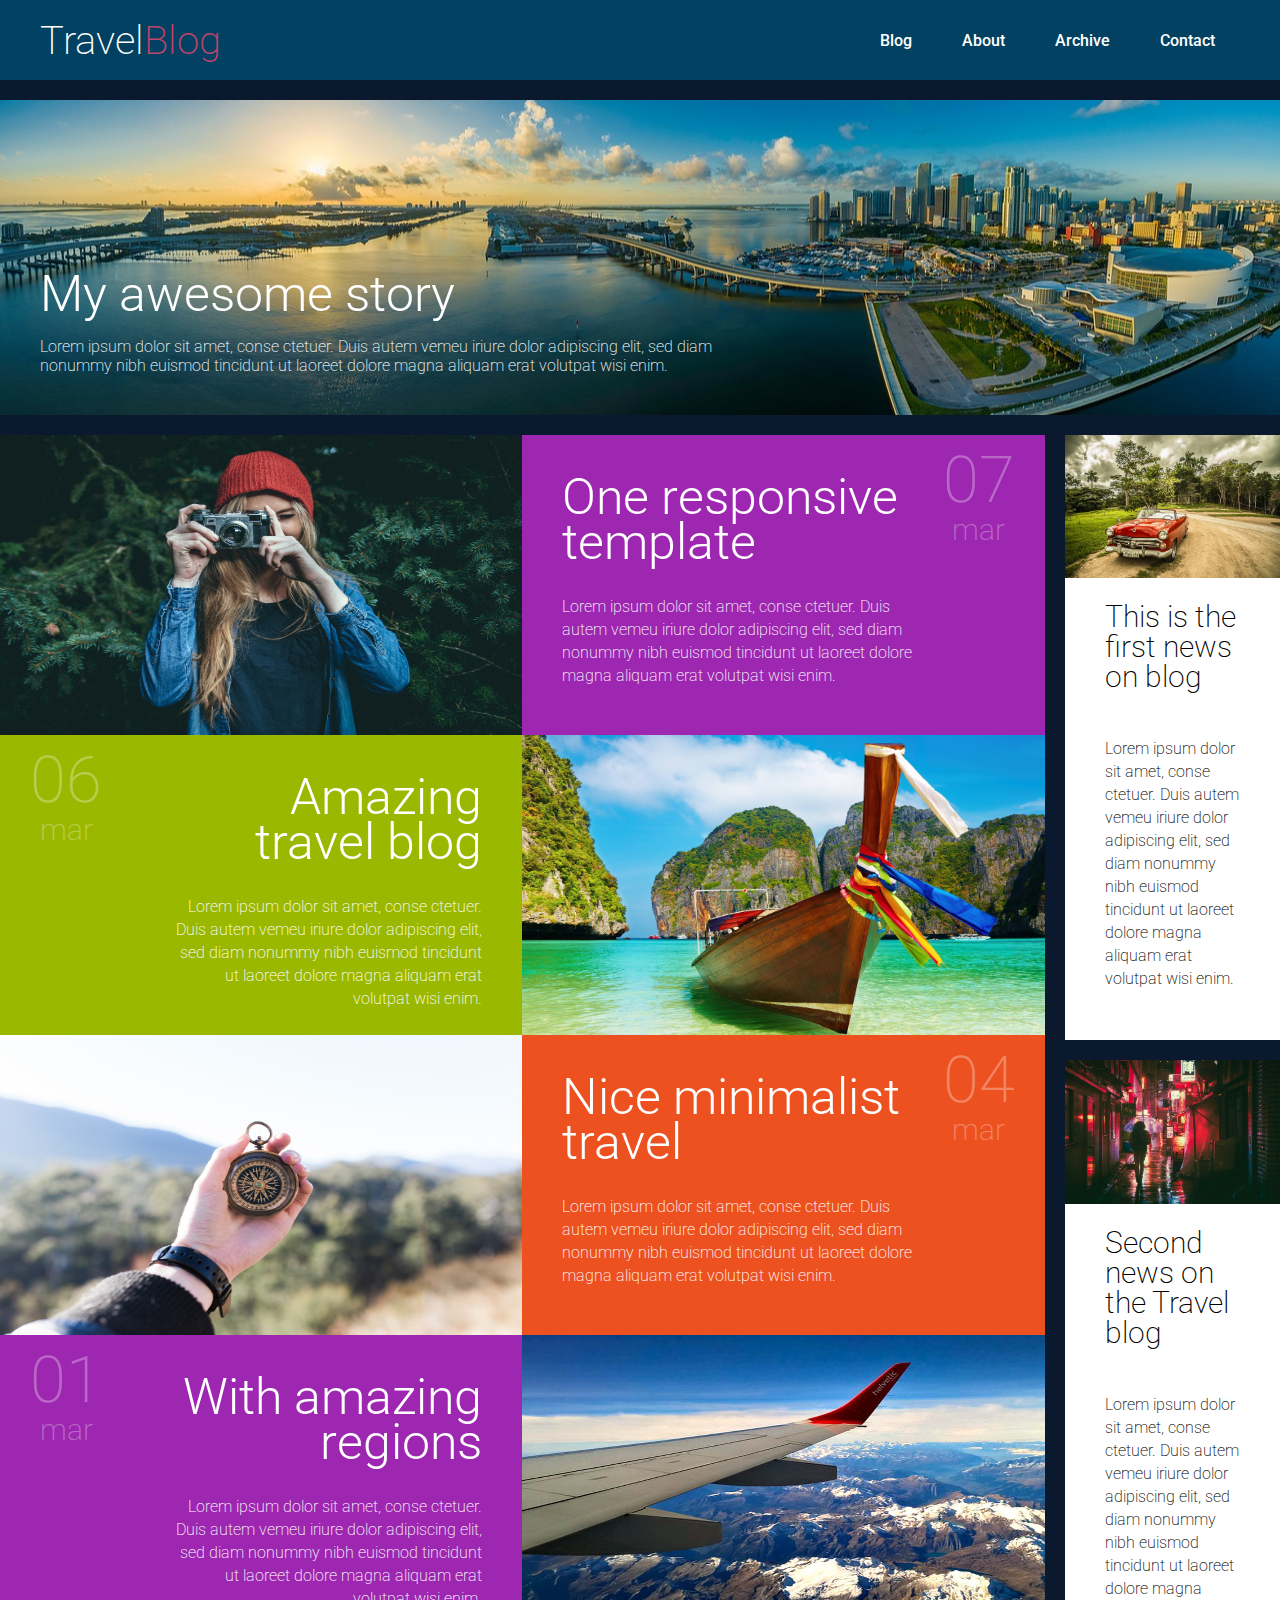
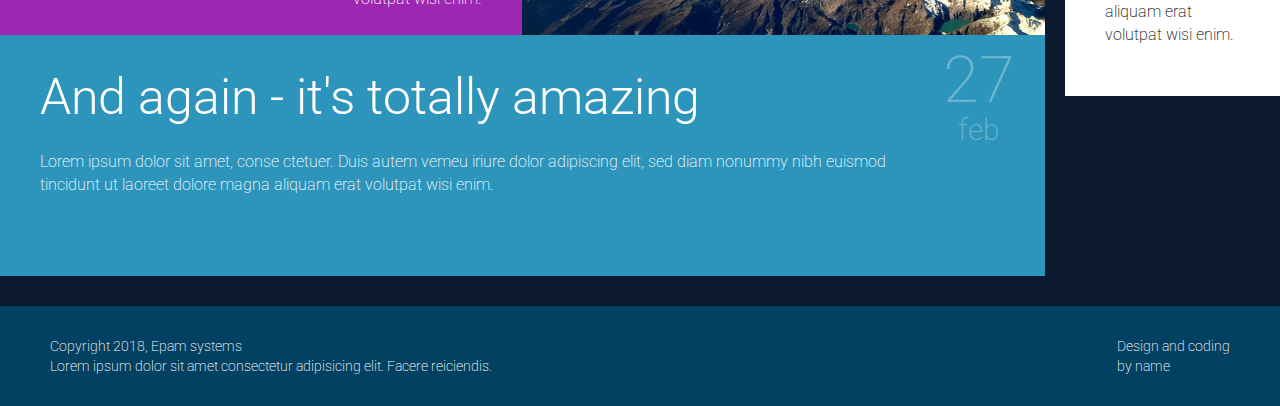
<file: FL12_HW5/homework/index.html>
<!DOCTYPE html>
<html lang="zxx">
<head>
  <meta charset="UTF-8">
  <meta name="viewport" content="width=device-width, initial-scale=1.0">
  <meta http-equiv="X-UA-Compatible" content="ie=edge">
  <link rel="stylesheet" href="css/styles.css">
  <link href='https://fonts.googleapis.com/css?family=Roboto:400,100,300,700&subset=latin,latin-ext' rel='stylesheet' type='text/css'>      
  <title>Responsive</title>
</head>
<body>
  <header class="header">
    <div class="logo">
      <span>Travel<span class="pink">Blog</span></span>
    </div>
    <div class="menu">&#8801;</div>
    <nav class="nav-panel">
      <div class="bev"><a href="#">Blog</a></div>
      <div class="bev"><a href="#">About</a></div>
      <div class="bev"><a href="#">Archive</a></div>
      <div class="bev"><a href="#">Contact</a></div>
    </nav>
  </header>
  <main class="h-content">
    <h1>My awesome story</h1>
    <p>Lorem ipsum dolor sit amet, conse ctetuer. 
      Duis autem vemeu iriure dolor adipiscing elit, sed diam 
      nonummy nibh euismod tincidunt ut laoreet dolore magna 
      aliquam erat volutpat wisi enim.
    </p>
  </main>
  <section class="main-content">
    <h2 hidden>Main content</h2>
    <div class="center-content">
      <article class="post post-1">
        <div class="exposition text-formats">
          <div class="ss">
            <h2>One responsive template</h2>
            <p>Lorem ipsum dolor sit amet, conse ctetuer. 
              Duis autem vemeu iriure dolor adipiscing elit, sed diam 
              nonummy nibh euismod tincidunt ut laoreet dolore magna 
              aliquam erat volutpat wisi enim.
            </p>
          </div>
          <div class="date"><span>07</span>mar</div>
        </div>
        <div class="picture">
          <img src="./img/post1.jpg" alt="post-picture">
        </div>

      </article>
      <article class="post post-2">
        <div class="exposition text-formats">
          <div class="ss">
            <h2>Amazing travel blog</h2>
            <p>Lorem ipsum dolor sit amet, conse ctetuer. 
              Duis autem vemeu iriure dolor adipiscing elit, sed diam 
              nonummy nibh euismod tincidunt ut laoreet dolore magna 
              aliquam erat volutpat wisi enim.
            </p>
          </div>
          <div class="date"><span>06</span>mar</div>
        </div>
        <div class="picture">
          <img src="./img/post2.jpg" alt="post-picture">
        </div>
      </article>
      <article class="post post-3">
        <div class="exposition text-formats">
          <div class="ss">
            <h2>Nice minimalist travel</h2>
            <p>Lorem ipsum dolor sit amet, conse ctetuer. 
              Duis autem vemeu iriure dolor adipiscing elit, sed diam 
              nonummy nibh euismod tincidunt ut laoreet dolore magna 
              aliquam erat volutpat wisi enim.
            </p>
          </div>
          <div class="date"><span>04</span>mar</div>
        </div>
        <div class="picture">
          <img src="./img/post3.jpg" alt="post-picture">
        </div>
      </article>
      <article class="post post-4">
        <div class="exposition text-formats">
          <div class="ss">
            <h2>With amazing regions</h2>
            <p>Lorem ipsum dolor sit amet, conse ctetuer. 
              Duis autem vemeu iriure dolor adipiscing elit, sed diam 
              nonummy nibh euismod tincidunt ut laoreet dolore magna 
              aliquam erat volutpat wisi enim.
            </p>
          </div>
          <div class="date"><span>01</span>mar</div>
        </div>
        <div class="picture">
          <img src="./img/post4.jpg" alt="post-picture">
        </div>
      </article>
      <article class="wp-post post-5">
        <div class="text-formats">
          <div class="ss">
            <h2>And again - it's totally amazing</h2>
            <p>Lorem ipsum dolor sit amet, conse ctetuer. 
              Duis autem vemeu iriure dolor adipiscing elit, sed diam 
              nonummy nibh euismod tincidunt ut laoreet dolore magna 
              aliquam erat volutpat wisi enim.
            </p>
          </div>
          <div class="date"><span>27</span>feb</div>
        </div>
      </article>
    </div>
    <div class="side-content">
      <aside class="s-post">
        <div class="s-picture">
          <img src="./img/news1.jpg" alt="news-picture">
        </div>
        <div class="s-exp text-formats">
          <h3>This is the first news on blog</h3>
          <p>Lorem ipsum dolor sit amet, conse ctetuer. 
            Duis autem vemeu iriure dolor adipiscing elit, sed diam 
            nonummy nibh euismod tincidunt ut laoreet dolore magna 
            aliquam erat volutpat wisi enim.
          </p>
        </div>
      </aside>
      <aside class="s-post">
        <div class="s-picture">
          <img src="./img/news2.jpg" alt="news-picture">
        </div>
        <div class="s-exp text-formats">
          <h3>Second news on the Travel blog</h3>
          <p>Lorem ipsum dolor sit amet, conse ctetuer. 
            Duis autem vemeu iriure dolor adipiscing elit, sed diam 
            nonummy nibh euismod tincidunt ut laoreet dolore magna 
            aliquam erat volutpat wisi enim.
          </p>
        </div>
      </aside>
    </div>
  </section>
  <footer class="footer">
    <div class="cp">
      <span>Copyright 2018, Epam systems</span>
      <span>Lorem ipsum dolor sit amet consectetur adipisicing elit. Facere reiciendis.</span>
    </div>
    <div class="rq">
      <span>
        Design and coding<br>by name
      </span>
    </div>
  </footer>
</body>
</html>
</file>
<file: FL12_HW1/homework/style.css>
html,body,div,span,applet,object,iframe,h1,h2,h3,h4,h5,h6,p,blockquote,pre,a,abbr,acronym,address,big,cite,code,del,dfn,em,font,img,ins,kbd,q,s,samp,small,strike,strong,sub,sup,tt,var,b,u,i,center,dl,dt,dd,ol,ul,li,fieldset,form,label,legend,table,caption,tbody,tfoot,thead,tr,th,td{background:transparent;border:0;margin:0;padding:0;vertical-align:baseline}body{line-height:1}h1,h2,h3,h4,h5,h6{clear:both;font-weight:normal}ol,ul{list-style:none}blockquote{quotes:none}blockquote:before,blockquote:after{content:'';content:none}del{text-decoration:line-through}table{border-collapse:collapse;border-spacing:0}a img{border:0}#container{float:left;margin:0 -240px 0 0;width:100%}#primary,#secondary{float:right;overflow:hidden;width:220px}#secondary{clear:right}#footer{clear:both;width:100%}.one-column #content{margin:0 auto;width:640px}.single-attachment #content{margin:0 auto;width:900px}body,input,textarea,.page-title span,.pingback a.url{font-family:Georgia,"Bitstream Charter",serif}h3#comments-title,h3#reply-title,#access .menu,#access div.menu ul,#cancel-comment-reply-link,.form-allowed-tags,#site-info,#site-title,#wp-calendar,.comment-meta,.comment-body tr th,.comment-body thead th,.entry-content label,.entry-content tr th,.entry-content thead th,.entry-meta,.entry-title,.entry-utility,#respond label,.navigation,.page-title,.pingback p,.reply,.widget-title,.wp-caption-text{font-family:"Helvetica Neue",Arial,Helvetica,"Nimbus Sans L",sans-serif}input[type="submit"]{font-family:"Helvetica Neue",Arial,Helvetica,"Nimbus Sans L",sans-serif}pre{font-family:"Courier 10 Pitch",Courier,monospace}code{font-family:Monaco,Consolas,"Andale Mono","DejaVu Sans Mono",monospace}#access .menu-header,div.menu,#colophon,#branding,#main,#wrapper{margin:0 auto;width:940px}#wrapper{background:#fff;margin-top:20px;padding:0 20px}#footer-widget-area{overflow:hidden}#footer-widget-area .widget-area{float:left;margin-right:20px;width:220px}#footer-widget-area #fourth{margin-right:0}#site-info{float:left;font-size:14px;font-weight:bold;width:700px}#site-generator{float:right;width:220px}body{background:#f1f1f1}body,input,textarea{color:#666;font-size:12px;line-height:18px}hr{background-color:#e7e7e7;border:0;clear:both;height:1px;margin-bottom:18px}p{margin-bottom:18px}ul{list-style:square;margin:0 0 18px 1.5em}ol{list-style:decimal;margin:0 0 18px 1.5em}ol ol{list-style:upper-alpha}ol ol ol{list-style:lower-roman}ol ol ol ol{list-style:lower-alpha}ul ul,ol ol,ul ol,ol ul{margin-bottom:0}dl{margin:0 0 24px 0}dt{font-weight:bold}dd{margin-bottom:18px}strong{font-weight:bold}cite,em,i{font-style:italic}big{font-size:131.25%}ins{background:#ffc;text-decoration:none}blockquote{font-style:italic;padding:0 3em}blockquote cite,blockquote em,blockquote i{font-style:normal}pre{background:#f7f7f7;color:#222;line-height:18px;margin-bottom:18px;overflow:auto;padding:1.5em}abbr,acronym{cursor:help}sup,sub{height:0;line-height:1;position:relative;vertical-align:baseline}sup{bottom:1ex}sub{top:.5ex}small{font-size:smaller}input{margin-bottom:10px}input[type="text"],input[type="password"],input[type="email"],input[type="url"],input[type="number"],textarea{background:#f9f9f9;border:1px solid #ccc;box-shadow:inset 1px 1px 1px rgba(0,0,0,0.1);-moz-box-shadow:inset 1px 1px 1px rgba(0,0,0,0.1);-webkit-box-shadow:inset 1px 1px 1px rgba(0,0,0,0.1);padding:2px}a:link{color:#06c}a:visited{color:#743399}a:active,a:hover{color:#ff4b33}.screen-reader-text{clip:rect(1px,1px,1px,1px);overflow:hidden;position:absolute !important;height:1px;width:1px}#header{padding:30px 0 0 0}#site-title{float:left;font-size:30px;line-height:36px;margin:0 0 18px 0;width:700px}#site-title a{color:#000;font-weight:bold;text-decoration:none}#site-description{color:#000;clear:right;float:right;font-style:italic;margin:15px 0 18px 0;opacity:.65;width:220px}#branding img{border-top:4px solid #000;border-bottom:1px solid #000;display:block;float:left}#access{background:#000;display:block;float:left;margin:0 auto;width:940px}#access .menu-header,div.menu{font-size:13px;margin-left:12px;width:928px}#access .menu-header ul,div.menu ul{list-style:none;margin:0}#access .menu-header li,div.menu li{float:left;position:relative}#access a{color:#aaa;display:block;line-height:38px;padding:0 10px;text-decoration:none}#access ul ul{box-shadow:0 3px 3px rgba(0,0,0,0.2);-moz-box-shadow:0 3px 3px rgba(0,0,0,0.2);-webkit-box-shadow:0 3px 3px rgba(0,0,0,0.2);display:none;position:absolute;top:38px;left:0;float:left;width:180px;z-index:99999}#access ul ul li{min-width:180px}#access ul ul ul{left:100%;top:0}#access ul ul a{background:#333;line-height:1em;padding:10px;width:160px;height:auto}#access li:hover>a,#access ul ul:hover>a{background:#333;color:#fff}#access ul li:hover>ul{display:block}#access ul li.current_page_item>a,#access ul li.current_page_ancestor>a,#access ul li.current-menu-ancestor>a,#access ul li.current-menu-item>a,#access ul li.current-menu-parent>a{color:#fff}* html #access ul li.current_page_item a,* html #access ul li.current_page_ancestor a,* html #access ul li.current-menu-ancestor a,* html #access ul li.current-menu-item a,* html #access ul li.current-menu-parent a,* html #access ul li a:hover{color:#fff}#main{clear:both;overflow:hidden;padding:40px 0 0 0}#content{margin-bottom:36px}#content,#content input,#content textarea{color:#333;font-size:16px;line-height:24px}#content p,#content ul,#content ol,#content dd,#content pre,#content hr{margin-bottom:24px}#content ul ul,#content ol ol,#content ul ol,#content ol ul{margin-bottom:0}#content pre,#content kbd,#content tt,#content var{font-size:15px;line-height:21px}#content code{font-size:13px}#content dt,#content th{color:#000}#content h1,#content h2,#content h3,#content h4,#content h5,#content h6{color:#000;line-height:1.5em;margin:0 0 20px 0}#content table{border:1px solid #e7e7e7;margin:0 -1px 24px 0;text-align:left;width:100%}#content tr th,#content thead th{color:#777;font-size:12px;font-weight:bold;line-height:18px;padding:9px 24px;border-right:1px solid #e7e7e7}#content tr td{border-top:1px solid #e7e7e7;padding:6px 24px;border-right:1px solid #e7e7e7}#content tr.odd td{background:#f2f7fc}.hentry{margin:0 0 48px 0}.home .sticky{background:#f2f7fc;border-top:4px solid #000;margin-left:-20px;margin-right:-20px;padding:18px 20px}.single .hentry{margin:0 0 36px 0}.page-title{color:#000;font-size:14px;font-weight:bold;margin:0 0 36px 0}.page-title span{color:#333;font-size:16px;font-style:italic;font-weight:normal}.page-title a:link,.page-title a:visited{color:#777;text-decoration:none}.page-title a:active,.page-title a:hover{color:#ff4b33}#content .entry-title{color:#000;font-size:21px;font-weight:bold;line-height:1.3em;margin-bottom:0}.entry-title a:link,.entry-title a:visited{color:#000;text-decoration:none}.entry-title a:active,.entry-title a:hover{color:#ff4b33}.entry-meta{color:#777;font-size:12px}.entry-meta abbr,.entry-utility abbr{border:0}.entry-meta abbr:hover,.entry-utility abbr:hover{border-bottom:1px dotted #666}.single-author .by-author{position:absolute !important;clip:rect(1px 1px 1px 1px);clip:rect(1px,1px,1px,1px)}.entry-content,.entry-summary{clear:both;padding:12px 0 0 0}.entry-content .more-link{white-space:nowrap}#content .entry-summary p:last-child{margin-bottom:12px}.entry-content fieldset{border:1px solid #e7e7e7;margin:0 0 24px 0;padding:24px}.entry-content fieldset legend{background:#fff;color:#000;font-weight:bold;padding:0 24px}.entry-content input{margin:0 0 24px 0}.entry-content input.file,.entry-content input.button{margin-right:24px}.entry-content label{color:#777;font-size:12px}.entry-content select{margin:0 0 24px 0}.entry-content sup,.entry-content sub{font-size:10px}.entry-content blockquote.left{float:left;margin-left:0;margin-right:24px;text-align:right;width:33%}.entry-content blockquote.right{float:right;margin-left:24px;margin-right:0;text-align:left;width:33%}.page-link{clear:both;color:#000;font-weight:bold;line-height:48px;word-spacing:.5em}.page-link a:link,.page-link a:visited{background:#f1f1f1;color:#333;font-weight:normal;padding:.5em .75em;text-decoration:none}.home .sticky .page-link a{background:#d9e8f7}.page-link a:active,.page-link a:hover{color:#ff4b33}body.page .edit-link{clear:both;display:block}#entry-author-info{background:#f2f7fc;border-top:4px solid #000;clear:both;font-size:14px;line-height:20px;margin:24px 0;overflow:hidden;padding:18px 20px}#entry-author-info #author-avatar{background:#fff;border:1px solid #e7e7e7;float:left;height:60px;margin:0 -104px 0 0;padding:11px}#entry-author-info #author-description{float:left;margin:0 0 0 104px}#entry-author-info h2{color:#000;font-size:100%;font-weight:bold;margin-bottom:0}.entry-utility{clear:both;color:#777;font-size:12px;line-height:18px}.entry-meta a,.entry-utility a{color:#777}.entry-meta a:hover,.entry-utility a:hover{color:#ff4b33}#content .video-player{padding:0}.format-standard .wp-video,.format-standard .wp-audio-shortcode,.format-audio .wp-audio-shortcode,.format-standard .video-player{margin-bottom:24px}.home #content .format-aside p,.home #content .category-asides p{font-size:14px;line-height:20px;margin-bottom:10px;margin-top:0}.format-gallery .size-thumbnail img,.category-gallery .size-thumbnail img{border:10px solid #f1f1f1;margin-bottom:0}.format-gallery .gallery-thumb,.category-gallery .gallery-thumb{float:left;margin-right:20px;margin-top:-4px}.home #content .format-gallery .entry-utility,.home #content .category-gallery .entry-utility{padding-top:4px}.attachment .entry-content .entry-caption{font-size:140%;margin-top:24px}.attachment .entry-content .nav-previous a:before{content:'\2190\00a0'}.attachment .entry-content .nav-next a:after{content:'\00a0\2192'}#content img.size-auto,#content img.size-full,#content img.size-large,#content img.size-medium,#content .entry-attachment img,#content .widget-container img{max-width:100%;height:auto}#ie8 #content img.size-auto,#ie8 #content img.size-full,#ie8 #content img.size-large,#ie8 #content img.size-medium,#ie8 #content .entry-attachment img{width:auto}.alignleft,img.alignleft{display:inline;float:left;margin-right:24px;margin-top:4px}.alignright,img.alignright{display:inline;float:right;margin-left:24px;margin-top:4px}.aligncenter,img.aligncenter{clear:both;display:block;margin-left:auto;margin-right:auto}img.alignleft,img.alignright,img.aligncenter{margin-bottom:12px}.wp-caption{background:#f1f1f1;line-height:18px;margin-bottom:20px;max-width:100%;padding:4px;text-align:center}.wp-caption img{margin:5px 5px 0;max-width:622px}.wp-caption p.wp-caption-text{color:#777;font-size:12px;margin:5px}.wp-smiley{margin:0}.gallery{margin:0 auto 18px}.gallery .gallery-item{float:left;margin-top:0;text-align:center}.gallery-columns-1 .gallery-item{width:100%}.gallery-columns-2 .gallery-item{width:50%}.gallery-columns-3 .gallery-item{width:33%}.gallery-columns-4 .gallery-item{width:25%}.gallery-columns-5 .gallery-item{width:20%}.gallery-columns-6 .gallery-item{width:16%}.gallery-columns-7 .gallery-item{width:14%}.gallery-columns-8 .gallery-item{width:12%}.gallery-columns-9 .gallery-item{width:11%}.gallery-columns-1 img{max-width:620px}.gallery-columns-2 img{max-width:288px}.gallery-columns-3 img{max-width:177px}.gallery-columns-4 img{max-width:122px}.gallery-columns-5 img{max-width:88px}.gallery-columns-6 img{max-width:66px}.gallery-columns-7 img{max-width:50px}.gallery-columns-8 img{max-width:39px}.gallery-columns-9 img{max-width:29px}.gallery-item img{height:auto}.gallery-columns-2 .attachment-medium{max-width:92%;height:auto}.gallery-columns-4 .attachment-thumbnail{max-width:84%;height:auto}.gallery .gallery-caption{color:#777;font-size:12px;margin:0 0 12px}.gallery dl{margin:0}.gallery img{border:10px solid #f1f1f1}.gallery br+br{display:none}#content .entry-attachment img{display:block;margin:0 auto}.navigation{color:#777;font-size:12px;line-height:18px;overflow:hidden}.navigation a:link,.navigation a:visited{color:#777;text-decoration:none}.navigation a:active,.navigation a:hover{color:#ff4b33}.nav-previous{float:left;width:50%}.nav-next{float:right;text-align:right;width:50%}#nav-above{margin:0 0 18px 0}#nav-above{display:none}.paged #nav-above,.single #nav-above{display:block}#nav-below{margin:-18px 0 0 0}#comments{clear:both}#comments .navigation{padding:0 0 18px 0}h3#comments-title,h3#reply-title{color:#000;font-size:20px;font-weight:bold;margin-bottom:0}h3#comments-title{padding:24px 0}.commentlist{list-style:none;margin:0}.commentlist li.comment{border-bottom:1px solid #e7e7e7;line-height:24px;margin:0 0 24px 0;padding:0 0 0 56px;position:relative}.commentlist li:last-child{border-bottom:0;margin-bottom:0}#comments .comment-body ul,#comments .comment-body ol{margin-bottom:18px}#comments .comment-body p:last-child{margin-bottom:6px}#comments .comment-body blockquote p:last-child{margin-bottom:24px}.commentlist ol{list-style:decimal}.commentlist .avatar{position:absolute;top:4px;left:0}.comment-author cite{color:#000;font-style:normal;font-weight:bold}.comment-author .says{font-style:italic}.comment-meta{font-size:12px;margin:0 0 18px 0}.comment-meta a:link,.comment-meta a:visited{color:#777;text-decoration:none}.comment-meta a:active,.comment-meta a:hover{color:#ff4b33}.commentlist .bypostauthor>div{background:#f2f7fc;border-top:4px solid #000;margin-bottom:10px;padding:10px 0 0 20px}.reply{font-size:12px;padding:0 0 24px 0}.reply a,a.comment-edit-link{color:#777}.reply a:hover,a.comment-edit-link:hover{color:#ff4b33}.commentlist .children{list-style:none;margin:0}.commentlist .children li{border:0;margin:0}.nopassword,.nocomments{display:none}#comments .pingback{border-bottom:1px solid #e7e7e7;margin-bottom:18px;padding-bottom:18px}.commentlist li.comment+li.pingback{margin-top:-6px}#comments .pingback p{color:#777;display:block;font-size:12px;line-height:18px;margin:0}#comments .pingback .url{font-size:13px;font-style:italic}input[type="submit"]{color:#333}form{text-align:right}input{width:200px}#respond{border-top:1px solid #e7e7e7;margin:24px 0;overflow:hidden;position:relative}#respond p{margin:0}#respond .comment-notes{margin-bottom:1em}.form-allowed-tags{line-height:1em}.children #respond{margin:0 48px 0 0}h3#reply-title{margin:18px 0}#comments-list #respond{margin:0 0 18px 0}#comments-list ul #respond{margin:0}#cancel-comment-reply-link{font-size:12px;font-weight:normal;line-height:18px}#respond .required{color:#ff4b33;font-weight:bold}#respond label{color:#777;font-size:12px}#respond input{margin:0 0 9px;width:98%}#respond textarea{width:98%}#respond .form-allowed-tags{color:#777;font-size:12px;line-height:18px}#respond .form-allowed-tags code{font-size:11px}#respond .form-submit{margin:12px 0}#respond .form-submit input{font-size:14px;width:auto}.widget-area ul{list-style:none;margin-left:0}.widget-area ul ul{list-style:square;margin-left:1.3em}.widget-area select{max-width:100%}.widget_search #s{width:60%}.widget_search label{display:none}.widget-container{word-wrap:break-word;-webkit-hyphens:auto;-moz-hyphens:auto;hyphens:auto;margin:0 0 18px 0}.widget-container .wp-caption img{margin:auto}.widget-container.widget_image .wp-caption{width:auto}.widget-container.widget_image .wp-caption img{margin-left:-8px}.widget-title{color:#222;font-size:14px;font-weight:bold}.widget-area a:link,.widget-area a:visited{text-decoration:none}.widget-area a:active,.widget-area a:hover{text-decoration:underline}.widget-area .entry-meta{font-size:11px}#wp_tag_cloud div{line-height:1.6em}#wp-calendar{width:100%}#wp-calendar caption{color:#222;font-size:14px;font-weight:bold;padding-bottom:4px;text-align:left}#wp-calendar thead{font-size:11px}#wp-calendar tbody{color:#aaa}#wp-calendar tbody td{background:#f5f5f5;border:1px solid #fff;padding:3px 0 2px;text-align:center}#wp-calendar tbody .pad{background:0}#wp-calendar tfoot #next{text-align:right}.widget_rss a.rsswidget{color:#000}.widget_rss a.rsswidget:hover{color:#ff4b33}.widget_rss .widget-title img{width:11px;height:11px}#main .widget-area ul{margin-left:0;padding:0 20px 0 0}#main .widget-area ul ul{border:0;margin-left:1.3em;padding:0}#main .widget-container.music-player ul{margin:0}#footer{margin-bottom:20px}#colophon{border-top:4px solid #000;margin-top:-4px;overflow:hidden;padding:18px 0}#site-info{font-weight:bold}#site-info a{color:#000;text-decoration:none}#site-generator{font-style:italic;position:relative}#site-generator a{background:url(images/wordpress.png) center left no-repeat;color:#666;display:inline-block;line-height:16px;padding-left:20px;text-decoration:none}#site-generator a:hover{text-decoration:underline}img#wpstats{display:block;margin:0 auto 10px}pre{-webkit-text-size-adjust:140%}code{-webkit-text-size-adjust:160%}#access,.entry-meta,.entry-utility,.navigation,.widget-area{-webkit-text-size-adjust:120%}#site-description{-webkit-text-size-adjust:none}@media print{body{background:none !important}#wrapper{clear:both !important;display:block !important;float:none !important;position:relative !important}#header{border-bottom:2pt solid #000;padding-bottom:18pt}#colophon{border-top:2pt solid #000}#site-title,#site-description{float:none;line-height:1.4em;margin:0;padding:0}#site-title{font-size:13pt}.entry-content{font-size:14pt;line-height:1.6em}.entry-title{font-size:21pt}#access,#branding img,#respond,.comment-edit-link,.edit-link,.navigation,.page-link,.widget-area{display:none !important}#container,#header,#footer{margin:0;width:100%}#content,.one-column #content{margin:24pt 0 0;width:100%}.wp-caption p{font-size:11pt}#site-info,#site-generator{float:none;width:auto}#colophon{width:auto}img#wpstats{display:none}#site-generator a{margin:0;padding:0}#entry-author-info{border:1px solid #e7e7e7}#main{display:inline}.home .sticky{border:0}}img{width:140px;vertical-align:middle;display:block;margin:0 auto;margin-left:calc(50% - 50px);margin-bottom:20px}nav>a{padding:10px;color:#0279c1}nav>a b:hover{color:#00527a}nav>a:visited{color:#0279c1}article{padding-left:10px}footer{margin-top:20px;padding:40px 20px;text-align:center;background:#3333}
</file>
<file: FL12_HW11/homework/material-icons/material-icons.css>
@font-face {
  font-family: 'Material Icons';
  font-style: normal;
  font-weight: 400;
  src: url(MaterialIcons-Regular.eot); /* For IE6-8 */
  src: local('Material Icons'),
       local('MaterialIcons-Regular'),
       url(MaterialIcons-Regular.woff2) format('woff2'),
       url(MaterialIcons-Regular.woff) format('woff'),
       url(MaterialIcons-Regular.ttf) format('truetype');
}

.material-icons {
  font-family: 'Material Icons';
  font-weight: normal;
  font-style: normal;
  font-size: 24px;  /* Preferred icon size */
  display: inline-block;
  line-height: 1;
  text-transform: none;
  letter-spacing: normal;
  word-wrap: normal;
  white-space: nowrap;
  direction: ltr;

  /* Support for all WebKit browsers. */
  -webkit-font-smoothing: antialiased;
  /* Support for Safari and Chrome. */
  text-rendering: optimizeLegibility;

  /* Support for Firefox. */
  -moz-osx-font-smoothing: grayscale;

  /* Support for IE. */
  font-feature-settings: 'liga';
}
</file>
<file: FL12_HW11/homework/styles.css>
.folder, .file {
  display: inline-block;
  width: 100%;
}

span {
  display: flex;
  align-items: center;
  width: 100%;
  height: 25px;
}

#root span:hover {
  background-color: #e6e6e6;
}

.hide > div, .hide > span.ph {
  display: none;
}

.folder > div, span.ph  {
  margin-left: 10px;
}

span.ph {
  font-style: italic;
}
</file>
<file: FL12_HW2/homework/css/general.css>
/* 

please don't edit this styles

*/

h2.tm-section-title {
    color: lightskyblue;
}

a:focus {
    color: #666;
    outline: 0
}

ul {
    padding: 0;
    margin: 0
}

body {
    background-color: #f5f5f5;
    color: #000;
    font-family: 'Open Sans', Helvetica, Arial, sans-serif;
    font-size: 16px;
    font-weight: 300;
    padding-top: 30px;
    overflow-x: hidden
}

section:before {
    position: absolute;
    z-index: 1
}

.box,
.tm-content-box,
.tm-main-nav {
    background-color: #fff
}

.tm-sidebar {
    z-index: 10;
    position: fixed;
    left: 0;
    right: 0;
    top: 0;
    width: 100%;
}

.tm-sidebar ul{
    margin: 0px;
    display: flex;
}

.tm-main-nav {
    font-size: 1.5em;
    text-align: center
}

.tm-nav-item {
    list-style: none;
    width: 100%;
}

.tm-nav-item-link {
    border: 1px solid transparent;
    color: #666;
    display: block;
    padding: 10px;
    width: 100%;
    -webkit-transition: all .3s ease;
    transition: all .3s ease
}

.carousel-indicators li,
.tm-banner-inner {
    border: 1px solid lightgrey
}


.tm-nav-item-link.active,
.tm-nav-item-link:hover {
    color: #666;
    text-decoration: none;
}

.tm-nav-item-link:focus {
    text-decoration: none
}

.tm-banner-text,
.tm-banner-title,
.tm-section-title {
    color: #666;
    font-weight: 300;
    margin: 0
}

.tm-section-title {
    margin-bottom: 20px
}

.tm-section-title-box {
    margin-bottom: 0
}

.tm-banner-title {
    font-size: 3.3em;
    letter-spacing: 2px;
    text-transform: uppercase
}

.tm-main-content {
    padding-top: 70px;
}

.tm-content-box {
    overflow: hidden;
    margin-bottom: 30px
}

.padding-medium {
    padding: 40px
}

.tm-banner {
    padding: 30px
}

.tm-banner-inner {
    padding: 30px 0;
    height: 100%;
    text-align: center;
    display: flex;
    -webkit-box-orient: vertical;
    -webkit-box-direction: normal;
    -webkit-flex-direction: column;
    -ms-flex-direction: column;
    flex-direction: column;
    -webkit-box-align: center;
    -webkit-align-items: center;
    -ms-flex-align: center;
    align-items: center;
    -webkit-box-pack: center;
    -webkit-justify-content: center;
    -ms-flex-pack: center;
    justify-content: center
}

.tm-banner-inner img{
    width: 120px;
}

.tm-banner-text {
    font-size: 1.4em
}

.boxes,
.tm-box-bg-title {
    display: -webkit-box;
    display: -webkit-flex;
    display: -ms-flexbox
}

/*.flex-item {*/
    /*-webkit-box-flex: 0 1 auto;*/
    /*-webkit-flex: 0 1 auto;*/
    /*-ms-flex: 0 1 auto;*/
    /*flex: 0 1 auto*/
/*}*/

.section-description {
    line-height: 1.8;
    margin-bottom: 25px
}

.section-description:last-child {
    margin-bottom: 0
}

.tm-team-description-container {
    max-width: 500px
}

.tm-team-info {
    display: flex
}

.box {
    list-style: none;
    width: 33.3333%;
    height: auto;
}

.box-bg {
    position: relative
}

.box-img {
    width: 100%;
}

.tm-box-bg-title {
    position: absolute;
    top: 0;
    right: 0;
    bottom: 0;
    left: 0;
    display: flex;
    -webkit-box-align: center;
    -webkit-align-items: center;
    -ms-flex-align: center;
    align-items: center;
    -webkit-box-pack: center;
    -webkit-justify-content: center;
    -ms-flex-pack: center;
    justify-content: center
}

.boxes {
    display: flex;
    -webkit-flex-wrap: wrap;
    -ms-flex-wrap: wrap;
    flex-wrap: wrap
}

.gallery-container a {
    cursor: -webkit-zoom-in;
    cursor: zoom-in
}

.carousel {
    position: relative;
    height: auto;
    padding: 50px 50px 80px;
    text-align: center
}

.carousel-indicators {
    bottom: 30px
}

.carousel-content {
    color: #000;
    display: -webkit-box;
    display: -webkit-flex;
    display: -ms-flexbox;
    display: flex;
    -webkit-box-align: center;
    -webkit-align-items: center;
    -ms-flex-align: center;
    align-items: center
}

.carousel-indicators .active {
    background-color: lightgrey
}

.contact-form {
    overflow: hidden
}

.form-control {
    border-radius: 0;
    font-size: 1em
}

.form-control:focus {
    border-color: lightgrey;
    box-shadow: inset 0 1px 1px rgba(0, 0, 0, .075), 0 0 8px rgba(153, 153, 153, .45)
}

.form-group {
    margin-bottom: 20px
}

.form-group-2-col-left {
    padding-left: 0;
    padding-right: 5px
}

.form-group-2-col-right {
    padding-right: 0;
    padding-left: 5px
}

.mandatory-field:after {
    position: absolute;
    top: 0;
    right: 7px
}

.carousel-inner>.carousel-item>a>img, .carousel-inner>.carousel-item>img, .img-contact-us {
    width: 100%;
}

.tm-footer {
    color: #666;
    padding-bottom: 15px
}
</file>
<file: FL12_HW2/homework/css/style.css>
@media print {
    .tm-main-nav,
    .tm-team-img,
    #about,
    .blocks div.tm-content-box,
    section#ideas + section.tm-content-box,
    .heading li:first-child::after,
    .heading li:nth-child(3)::after,
    .heading li:hover::before,
    section::before,
    .carousel-indicators,
    .gallery-container {
      display: none;
    }

    section.heading ol {
      list-style-type: none;
    }

    .tm-banner-text {
      text-align: center;
    }
    
    #home{
      margin-top: -120px;
      padding-top: 0px;
    }

    section.heading{
      display: block;
      margin-top: -60px;
      width: 60%;
      margin-left: 20%;
    }
    
    .blocks .tm-team-description-container{
      min-width: 90%;
      text-align: center;
      padding: 0;
      margin-bottom: 100px;
      margin-top: -80px;
    }
    
    .blocks .tm-team-description-container h2{
      margin-left: 10%;
    }
    
    section.heading ol li:nth-of-type(2n+1){
      text-align: right;
      margin-bottom: 20px;
      margin-right: 20px;
    }
    
    section.heading ol li:nth-child(2n){
      float: left;
      margin-top: -20px;
    }

    section:nth-child(2) .tm-team-description-container {
      text-align: center;
      padding: 0;
      min-width: 100%;
    }
    
    #ideas{
      margin-top: -80px;
    }
    
    .carousel {
      padding: 0;
      margin-bottom: 0;
    }

    .tm-section-title {
      text-transform: uppercase;
    }
}

a.tm-nav-item-link:hover {
  background-color: lightskyblue;
  color: #fff;
}

.tm-main-nav {
  box-shadow: 0 0 10px rgba(61, 55, 61, 0.7);
}

div.tm-content-header {
  background: linear-gradient(to right, lightskyblue, burlywood);
  box-shadow: 0 0 10px rgba(51, 51, 51, 0.6);
}

div.tm-banner-inner {
  background-color: white;
}

@keyframes animation {
  from {
    margin-left: 40%;
    width: 300%; 
  }

  to {
    margin-left: 0%;
    width: 100%;
  }
}

.tm-banner-text {
  animation-name: animation;
  animation-duration: 4s;
  text-shadow: 5px 5px 4px #333;
}

section {
  box-shadow: 0 0 10px rgba(61, 55, 61, 0.7);
}

section::before {
  content: '';
  border: 20px solid transparent; 
  border-left: 20px solid lightskyblue; 
  border-top: 20px solid lightskyblue; 
  width: 0;
  height: 0;
}

.flex-2-col {
  display: flex;
  flex-direction: row;
  align-items: center;
  justify-content: center;
}

.flex-2-col > div.padding-medium {
  text-align: center;
}

li.box-bg:hover {
  background-color: lightgrey;
}

.tm-section-title-box:hover {
  color: lightskyblue;
  font-style: italic;
  font-weight: 500;
}

section.heading h2 {
  color: lightskyblue;
  font-weight: 200;
  text-align: center;
}

@media screen {
  section.heading ol {
    list-style-type: lower-alpha;
  }
}

.heading li:hover::before {
  content: '>';
  color: #000;
  font-weight: bold;
}

.heading li:first-child::after, .heading li:nth-child(3)::after {
  content: 'New';
  font-variant: normal;
  color: red;
  vertical-align: super;
  font-size: small;
  font-weight: 500;
}

a.text:hover::after:hover{
  text-decoration: overline;
}

section.blocks .tm-team-description-container p + p{
  letter-spacing: 5px;
  font-style: italic;
  word-spacing: 10px;
}

li.box-work {
  padding: 10px;
}

li.box-work:nth-child(odd) {
  background: lightskyblue;
  color: #fff;
}

li.box-work p::first-letter {
  font-weight: bold;
}

p.tm-section-description {
  text-indent: 25px;
  line-height: 30px;
}

button.btn {
  background-color: white;
  color: lightskyblue;
  border: 1px solid lightskyblue;
  display:block;
  float: right;
}

div.form-group input{
  border: none;
  border-bottom: 1px solid lightskyblue;
}

div.form-group input:focus {
  background-color: lightskyblue;
}

div.form-group textarea {
  border: 1px solid lightskyblue;
  background: url('../img/email-icon.png') 990px 190px no-repeat;
  background-size: 30px 30px; 
}
</file>
<file: FL12_HW3/homework/css/style1.css>
* {
  margin: 0;
  padding: 0;
  box-sizing: border-box; }

body {
  font-family: "Hind", sans-serif;
  background: #fff; }

.header {
  background: url("../img/m-h-day.jpg") no-repeat;
  background-size: 100%;
  background-position: 0%;
  height: 720px;
  color: #2c2f3c;
  border-bottom-right-radius: 850px 275px; }
  .header .header-wrap {
    display: flex;
    flex-direction: column;
    padding: 10px 0 0 200px; }
    .header .header-wrap .landing-logo {
      display: flex;
      flex-direction: row;
      justify-content: left;
      margin-bottom: 80px; }
      .header .header-wrap .landing-logo img {
        width: 40px;
        height: 40px;
        margin-right: 10px; }
      .header .header-wrap .landing-logo p {
        display: flex;
        flex-direction: column;
        text-align: center;
        font-weight: 600;
        font-size: 20px;
        color: #2c2f3c;
        line-height: 15px;
        padding-top: 5px; }
        .header .header-wrap .landing-logo p span {
          font-size: 8px;
          font-weight: 400;
          margin-top: 5px; }
    .header .header-wrap p.header_heading {
      display: flex;
      flex-direction: column;
      width: 450px;
      font-size: 50px;
      font-weight: 600;
      margin-bottom: 25px;
      position: relative;
      z-index: 0;
      font-family: 'Source Sans Pro', sans-serif; }
      .header .header-wrap p.header_heading::after {
        position: absolute;
        content: '';
        background: #14a0c7;
        z-index: -1;
        top: 85px;
        left: 1px;
        height: 35px;
        width: 205px; }
    .header .header-wrap p.header_text {
      width: 660px;
      font-weight: 300;
      line-height: 25px;
      font-size: 15px;
      white-space: pre-line;
      margin-bottom: 45px;
      font-family: "Hind", sans-serif; }
    .header .header-wrap div:last-child {
      width: 430px;
      display: flex;
      flex-direction: row;
      justify-content: space-between;
      align-items: center; }
      .header .header-wrap div:last-child button.header_button {
        background-color: #699900;
        width: 140px;
        height: 40px;
        border-radius: 3px;
        border: none;
        color: white;
        font-weight: 700; }
      .header .header-wrap div:last-child a {
        color: white;
        font-weight: 700;
        font-family: 'Hind', sans-serif; }

main {
  margin: 0 auto;
  width: 960px;
  font-family: 'Hind', sans-serif; }
  main .section_card_wrap, main .section_card .section_card_right_container, .section_card main .section_card_right_container {
    display: flex;
    flex-direction: column;
    align-items: center;
    justify-content: center; }
  main p.section_text {
    position: relative;
    font-size: 30px;
    font-weight: 400;
    padding: 50px;
    height: 130px;
    text-align: center;
    color: #2c2f3c; }
    main p.section_text::after {
      position: absolute;
      content: '';
      background-color: #14a0c7;
      z-index: -1;
      width: 135px;
      height: 33px;
      left: 490px; }

.section_card {
  display: flex;
  flex-direction: row;
  border-radius: 5px;
  padding: 20px;
  min-width: 1120px;
  background-color: #21232e;
  margin-bottom: 15px;
  color: #fff; }
  .section_card .section_card_right_container {
    width: 460px;
    margin-left: 150px;
    color: #c0c3ce;
    line-height: 25px; }
    .section_card .section_card_right_container p.section_card_text {
      font-weight: 100;
      font-family: "Hind", sans-serif;
      word-wrap: break-word; }
    .section_card .section_card_right_container .section_card_heading {
      font-weight: 700;
      font-size: 20px;
      padding-bottom: 25px;
      color: #fff; }
    .section_card .section_card_right_container a {
      padding-top: 25px;
      color: white;
      font-weight: 700;
      font-family: 'Hind', sans-serif; }
  .section_card img {
    border-radius: 5px;
    width: 30%; }

div.section_banner {
  width: 1200px;
  height: 145px;
  position: relative;
  top: 70px;
  z-index: 1;
  right: 120px;
  display: flex;
  flex-direction: row;
  justify-content: space-around;
  align-items: center;
  background: linear-gradient(to right, #66960b, #2f5dd0);
  border-radius: 7px;
  color: #c0c3ce; }
  div.section_banner .section_banner_heading {
    color: #2c2f3c;
    font-size: 27px;
    font-weight: 700;
    padding-bottom: 15px;
    z-index: 10; }
    div.section_banner .section_banner_heading::after {
      content: '';
      position: absolute;
      width: 57px;
      height: 40px;
      left: 285px;
      top: 20px;
      z-index: -1;
      background-color: #14a0c7; }
  div.section_banner button {
    background-color: #699900;
    width: 140px;
    height: 40px;
    border-radius: 3px;
    border: none;
    color: white;
    font-weight: 700; }

footer {
  height: 245px;
  background-color: #21232e;
  color: #c0c3ce;
  font-family: "Hind", sans-serif; }
  footer .footer-wrap {
    display: flex;
    flex-direction: row;
    justify-content: space-around;
    padding-top: 120px;
    align-items: center; }
    footer .footer-wrap .footer_text {
      font-family: "Hind", sans-serif;
      width: 295px;
      font-size: 14px;
      line-height: 20px; }
    footer .footer-wrap .footer_logo {
      display: flex;
      flex-direction: row; }
      footer .footer-wrap .footer_logo img {
        width: 40px;
        height: 40px;
        margin-right: 15px; }
      footer .footer-wrap .footer_logo p {
        display: flex;
        flex-direction: column;
        font-weight: 700;
        font-size: 23px;
        text-align: center;
        line-height: 15px;
        padding-top: 5px; }
        footer .footer-wrap .footer_logo p span {
          font-size: 10px;
          font-weight: 400;
          margin-top: 5px; }
</file>
<file: FL12_HW3/homework/css/style2.css>
* {
  margin: 0;
  padding: 0;
  box-sizing: border-box; }

body {
  font-family: "Fresca", sans-serif;
  background: #21232e; }

.header {
  background: url("../img/m-h-night.jpg") no-repeat;
  background-size: 100%;
  background-position: 0%;
  height: 720px;
  color: #fff;
  border-bottom-right-radius: 850px 275px; }
  .header .header-wrap {
    display: flex;
    flex-direction: column;
    padding: 10px 0 0 200px; }
    .header .header-wrap .landing-logo {
      display: flex;
      flex-direction: row;
      justify-content: left;
      margin-bottom: 80px; }
      .header .header-wrap .landing-logo img {
        width: 40px;
        height: 40px;
        margin-right: 10px; }
      .header .header-wrap .landing-logo p {
        display: flex;
        flex-direction: column;
        text-align: center;
        font-weight: 600;
        font-size: 20px;
        color: #fff;
        line-height: 15px;
        padding-top: 5px; }
        .header .header-wrap .landing-logo p span {
          font-size: 8px;
          font-weight: 400;
          margin-top: 5px; }
    .header .header-wrap p.header_heading {
      display: flex;
      flex-direction: column;
      width: 450px;
      font-size: 50px;
      font-weight: 600;
      margin-bottom: 25px;
      position: relative;
      z-index: 0;
      font-family: 'Source Sans Pro', sans-serif; }
      .header .header-wrap p.header_heading::after {
        position: absolute;
        content: '';
        background: #ff4e33;
        z-index: -1;
        top: 85px;
        left: 1px;
        height: 35px;
        width: 205px; }
    .header .header-wrap p.header_text {
      width: 660px;
      font-weight: 300;
      line-height: 25px;
      font-size: 15px;
      white-space: pre-line;
      margin-bottom: 45px;
      font-family: "Fresca", sans-serif; }
    .header .header-wrap div:last-child {
      width: 430px;
      display: flex;
      flex-direction: row;
      justify-content: space-between;
      align-items: center; }
      .header .header-wrap div:last-child button.header_button {
        background-color: #e3ac00;
        width: 140px;
        height: 40px;
        border-radius: 3px;
        border: none;
        color: white;
        font-weight: 700; }
      .header .header-wrap div:last-child a {
        color: white;
        font-weight: 700;
        font-family: 'Hind', sans-serif; }

main {
  margin: 0 auto;
  width: 960px;
  font-family: 'Hind', sans-serif; }
  main .section_card_wrap, main .section_card .section_card_right_container, .section_card main .section_card_right_container {
    display: flex;
    flex-direction: column;
    align-items: center;
    justify-content: center; }
  main p.section_text {
    position: relative;
    font-size: 30px;
    font-weight: 400;
    padding: 50px;
    height: 130px;
    text-align: center;
    color: #fff; }
    main p.section_text::after {
      position: absolute;
      content: '';
      background-color: #ff4e33;
      z-index: -1;
      width: 135px;
      height: 33px;
      left: 490px; }

.section_card {
  display: flex;
  flex-direction: row;
  border-radius: 5px;
  padding: 20px;
  min-width: 1120px;
  background-color: #3b3f50;
  margin-bottom: 15px;
  color: #fff; }
  .section_card .section_card_right_container {
    width: 460px;
    margin-left: 150px;
    color: #c0c3ce;
    line-height: 25px; }
    .section_card .section_card_right_container p.section_card_text {
      font-weight: 100;
      font-family: "Fresca", sans-serif;
      word-wrap: break-word; }
    .section_card .section_card_right_container .section_card_heading {
      font-weight: 700;
      font-size: 20px;
      padding-bottom: 25px;
      color: #fff; }
    .section_card .section_card_right_container a {
      padding-top: 25px;
      color: white;
      font-weight: 700;
      font-family: 'Hind', sans-serif; }
  .section_card img {
    border-radius: 5px;
    width: 30%; }

div.section_banner {
  width: 1200px;
  height: 145px;
  position: relative;
  top: 70px;
  z-index: 1;
  right: 120px;
  display: flex;
  flex-direction: row;
  justify-content: space-around;
  align-items: center;
  background: linear-gradient(to right, #dba009, #942f51);
  border-radius: 7px;
  color: #c0c3ce; }
  div.section_banner .section_banner_heading {
    color: #fff;
    font-size: 27px;
    font-weight: 700;
    padding-bottom: 15px;
    z-index: 10; }
    div.section_banner .section_banner_heading::after {
      content: '';
      position: absolute;
      width: 57px;
      height: 40px;
      left: 285px;
      top: 20px;
      z-index: -1;
      background-color: #ff4e33; }
  div.section_banner button {
    background-color: #e3ac00;
    width: 140px;
    height: 40px;
    border-radius: 3px;
    border: none;
    color: white;
    font-weight: 700; }

footer {
  height: 245px;
  background-color: #3b3f50;
  color: #c0c3ce;
  font-family: "Fresca", sans-serif; }
  footer .footer-wrap {
    display: flex;
    flex-direction: row;
    justify-content: space-around;
    padding-top: 120px;
    align-items: center; }
    footer .footer-wrap .footer_text {
      font-family: "Fresca", sans-serif;
      width: 295px;
      font-size: 14px;
      line-height: 20px; }
    footer .footer-wrap .footer_logo {
      display: flex;
      flex-direction: row; }
      footer .footer-wrap .footer_logo img {
        width: 40px;
        height: 40px;
        margin-right: 15px; }
      footer .footer-wrap .footer_logo p {
        display: flex;
        flex-direction: column;
        font-weight: 700;
        font-size: 23px;
        text-align: center;
        line-height: 15px;
        padding-top: 5px; }
        footer .footer-wrap .footer_logo p span {
          font-size: 10px;
          font-weight: 400;
          margin-top: 5px; }
</file>
<file: FL12_HW4/homework/css/style.css>
* {
	margin: 0;
  padding: 0;
  box-sizing: border-box;
}

a {
  text-decoration: none;
  color: black;
}

.header {
	min-width: 100%;
  min-height: 100vh;
}

.nav-panel li {
	display: inline;

}

.nav-panel li a {
	font-size: 17px;
	color: #777;
	text-decoration: none;
	margin-left: 45px;
	transition: color 0.2s ease-out;
}

.nav-panel li a:hover {
	color: #bfba55;
}

.main-name-text {
	font-size: 20px;
	text-transform: uppercase;
}

.header-wrap {
	display: flex;
	flex-direction: row;
	justify-content: space-around;
	padding-top: 30px;
  height: 80px;
}

.section-wrap {
  width: 100%;
  height: 90vh;
  background-attachment: local;
	background: linear-gradient( rgba(0, 0, 0, 0.8), rgba(0, 0, 0, 0.6) ), url("../img/home-bg.jpg") no-repeat;
  background-size: cover;
  display: flex;
  align-items: center;
  justify-content: center;
  flex-direction: column;
  margin-bottom: 50px;
}

.title-gret {
  color: #fff;
  font-size: 55px;
  margin-bottom: 35px;
}

.title-desc {
  color: #bfba55;
  font-size: 15px;
  margin-bottom: 55px;
}

.btn{
  height: 50px;
  width: 150px;
  background-color: #fff;
  border-radius: 50px;
  display: flex;
  justify-content: center;
  align-items: center;
}

.dsc-btn span {
  font-size: 10px;
  text-transform: uppercase;
  letter-spacing: 1px;
}

.states {
  display: flex;
  align-items: center;
  justify-content: center;
  flex-direction: column;
}

.record {
  width: 60%;
}

.record:last-child::after {
  display: none;
}

.record::after {
  content: '';
  display: block;
  position: relative;
  bottom: 25px;
  border: 1px solid #777;
  opacity: 0.1;
}

.wrap {
  display: flex;
  justify-content: center;
  flex-direction: column;
  color: #222;
  margin: 50px 0 100px 0;
}

.wrap img {
  width: 100%;
  height: auto;
  margin-bottom: 30px;
}

.wrap h2 {
  width: 100%;
  text-align: left;
  font-size: 20px;
}

.wrap span {
  font-size: 15px;
}

.wrap p {
  margin-top: 10px;
  color: #777;
  margin-bottom: 30px;
  line-height: 20px;
  font-size: 15px;
}

.post-info {
  display: flex;
  flex-direction: row;
  justify-content: left;
  align-items: center;
  margin: 10px;
}

.post-info img {
  width: 35px;
  height: 35px;
  margin: 0;
  border-radius: 90px;
}

.post-info span {
  margin-left: 20px;
}
.cnt-btn {
  width: 180px;
  border: 1px solid #777;
  color: #555;
  font-size: 15px;
}

.cnt-btn:hover {
  cursor: pointer;
}

.footer {
  width: 100%;
  height: 255px;
  background-color: black;
  color: #777;
  display: flex;
  flex-direction: row;
  align-items: flex-start;
  justify-content: space-around;
  padding: 50px 10vw;
}

.footer h2 {
  color: #fff;
  font-size: 20px;
}

.dc {
  display: flex;
  flex-direction: column;
  align-items: flex-start;
  justify-content: flex-end;
}

.dc p {
  white-space: pre-line;
  margin-bottom: 20px;
  font-size: 12px;
  line-height: 22px;
}

.cont span {
  white-space: normal;
  display: block;
  line-height: 10px;
}
</file>
<file: FL12_HW5/homework/css/styles.css>
body {
  font-family: roboto;
}
.post-1 {
  background: #9d27b0;
}
.post-2 {
  background: #9bb800;
}
.post-3 {
  background: #ed5120;
}
.post-4 {
  background: #9d27b0;
}
.post-5 {
  background: #2d95bb;
}

* {
  margin: 0;
  padding: 0;
  box-sizing: border-box;
}

a {
  text-decoration: none;
  color: #fff;
  font-weight: 500;
}

body {
  max-width: 1440px;
  margin: 0 auto;
  background-color: #0b192f;
  color: rgb(255, 255, 255);
  font-weight: 200;
}

.header {
  background-color: #024161;
  margin-bottom: 20px;
  display: flex;
}

.logo {
  font-size: 40px;
}

.logo .pink {
  color: rgb(192, 67, 109);
}

.menu {
  display: none;
  cursor: pointer;
  font-size: 30px;
}

.h-content {
  height: 35vh;
  max-height: 400px;
  background: url('../img/post0.jpg') no-repeat;
  background-size: cover;
  background-position: center;
  margin-bottom: 20px;
  display: flex;
  flex-direction: column;
  justify-content: flex-end;
  padding: 40px;
}

.h-content h1, h2 {
  font-weight: 300;
  font-size: 50px;
  line-height: 45px;
  margin-bottom: 20px;
}

.main-content {
  display: flex;
  margin-bottom: 30px;
  flex-direction: row;
}

.exposition{
  min-height: 270px;
}

.wp-post .text-formats {
  margin: 30px;
}

.text-formats {
  line-height: 23px;
  display: flex;
  flex-direction: row;
  justify-content: space-between;
}

.text-formats p {
  margin: 30px 0;

}

.text-formats div.ss {
  padding: 40px 0 50px 40px ;
}

.post:hover img, .post:hover h2 {
  opacity: 0.5;
}

.picture img, .s-picture img {
  width: 100%;
  height: 100%;
}

.date {
  position: relative;
  font-size: 30px;
  opacity: 0.3;
  padding: 30px 30px;
  line-height: 30px;
  text-align: center;
}

.date span {
  font-size: 65px;
  display: block;
  margin-bottom: 20px;
}

.s-exp {
  display: flex;
  flex-direction: column;
  min-height: 200px;
}

.s-exp {
  display: flex;
  flex-direction: column;
  min-height: 200px;
  padding: 20px 40px;
}

.s-post {
  background-color: #fff;
  color: #000;
}

.s-post h3 {
  font-weight: 200;
  font-size: 30px;
  margin-bottom: 15px;
  line-height: 30px;
}

.footer {
  background-color: #024161;
}

.footer span {
  display: inline-block;
  font-size: 14px;
  line-height: 20px;
}

.wp-post .text-formats {
  margin: 0;
}

@media screen and (max-width: 480px) {

  .main-content {
    flex-direction: column;
  }
}

@media screen and (max-width: 768px) {
  body {
    padding: 0 10px;
  }

  .header {
    height: 20vh;
    min-height: 100px;
    max-height: 300px;
    flex-direction: column-reverse;
    justify-content: space-around;
    align-items: center;
    padding-bottom: 20px;
  }

  .menu {
    display: block;
  }

  .nav-panel {
    display: none;
  }

  .post {
    display: flex;
    flex-direction: column-reverse;
  }

  .footer {
    text-align: center;
    padding: 20px;
  }

  .wp-post {
    height: 400px;
  }

  .wp-post .text-formats {
    flex-direction: column;
  }

  .wp-post .text-formats div.ss {
    padding: 20px;
  }
  
  .wp-post .text-formats .date {
    padding: 0;
  }
}

@media screen and (min-width: 481px) and (max-width: 768px) {
  .center-content {
    margin-right: 20px;
    min-width: 65%;
  }

  .footer span {
    display: block;
  }

  .exposition {
    height: 450px;
  }
}

@media screen and (min-width: 769px) {
  .header {
    height: 80px;
    flex-direction: row;
    justify-content: space-between;
    align-items: center;
    padding: 0 40px;
  }

  .nav-panel {
    display: flex;
    flex-direction: row;
    justify-content: space-around;
    align-items: center;
  }

  .h-content p {
    width: 60%;
  }

  div.bev {
    display: flex;
    align-items: center;
    height: 75px;
  }

  .bev a {
    margin: 25px;
  }
  
  div.bev:hover {
    background-color: #1f52a4;
  }

  .exposition, .picture {
    width: 50%;
    max-height: 300px;
  }

  .post {
    display: flex;
    flex-direction: row;
   }

  .side-content {
    width: 45vw;
    margin-left: 20px;
  }

  .s-post {
    margin-bottom: 20px;
  }

  .post:nth-child(odd) {
    flex-direction: row-reverse;
  }

  .post:nth-child(even) .text-formats { 
    flex-direction: row-reverse;
    text-align: right;
    padding-right: 40px;
  }
    
  .footer {
    display: flex;
    flex-direction: row;
    justify-content: space-between;
    padding: 30px 50px;
  }
  
  .footer span {
    display: block;
  }
}
</file>
